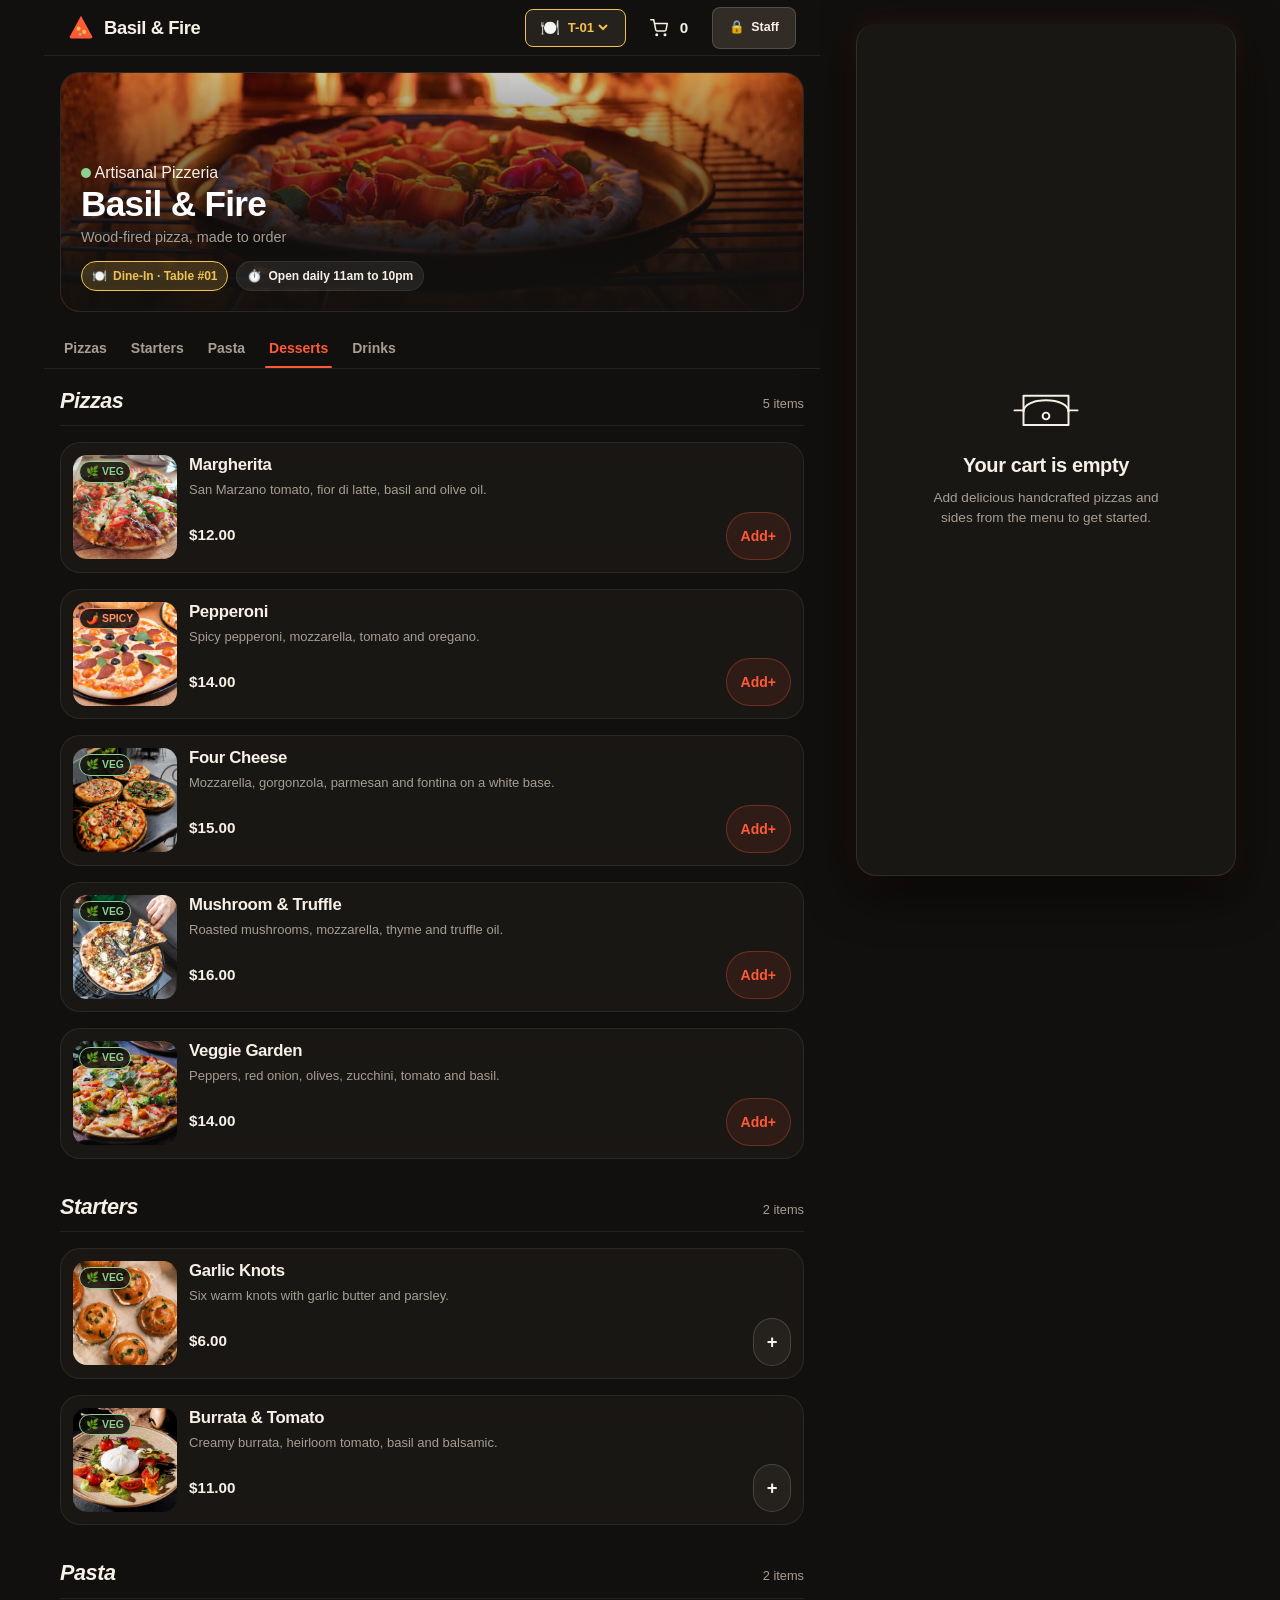
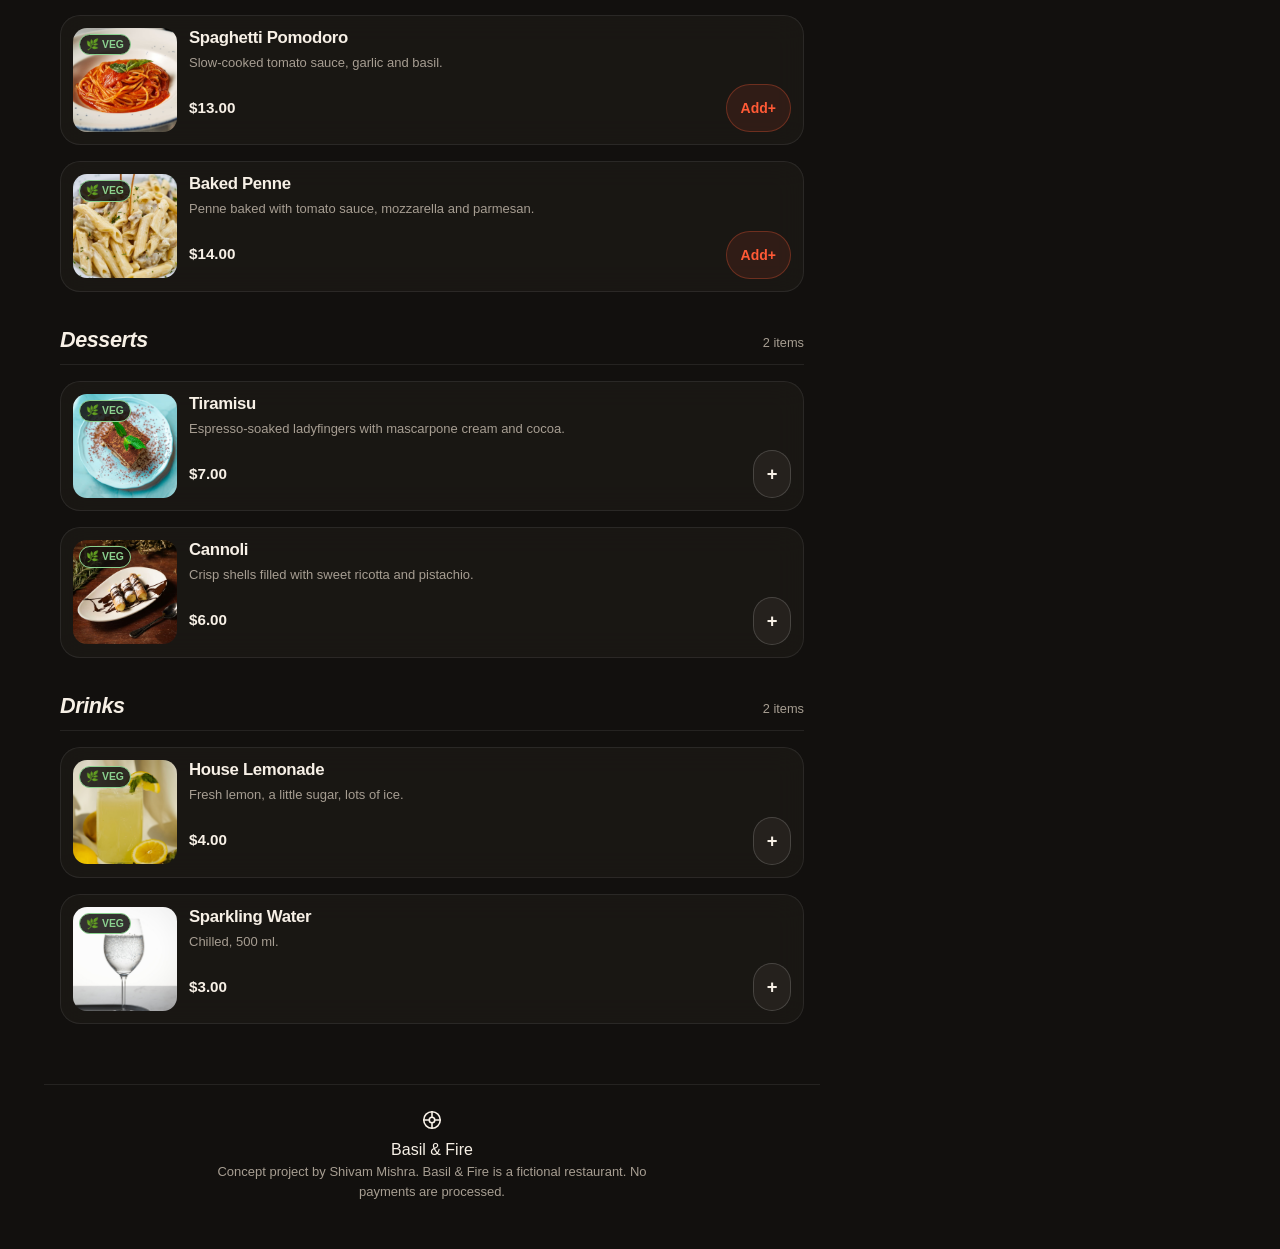
<file: index.html>
<!DOCTYPE html>
<html lang="en">
<head>
  <meta charset="UTF-8">
  <meta name="viewport" content="width=device-width, initial-scale=1, viewport-fit=cover">
  <meta name="theme-color" content="#120E0B">
  
  <!-- Strict SEO Protection -->
  <meta name="robots" content="noindex, nofollow">
  <link rel="canonical" href="https://basil-fire-ordering.vercel.app/">

  <title>Basil & Fire — Wood-Fired Pizza</title>
  <meta name="description" content="Basil & Fire is a concept wood-fired pizza kitchen by Shivam Mishra. Direct ordering with no marketplace commission.">

  <!-- Open Graph / Social Media Meta Tags -->
  <meta property="og:type" content="website">
  <meta property="og:url" content="https://basil-fire-ordering.vercel.app/">
  <meta property="og:title" content="Basil & Fire — Wood-Fired Pizza">
  <meta property="og:description" content="Concept wood-fired pizza kitchen ordering web app by Shivam Mishra. Direct ordering with no marketplace commission.">
  <meta property="og:image" content="https://basil-fire-ordering.vercel.app/og.jpg">

  <!-- Twitter Meta Tags -->
  <meta name="twitter:card" content="summary_large_image">
  <meta name="twitter:title" content="Basil & Fire — Wood-Fired Pizza">
  <meta name="twitter:description" content="Concept wood-fired pizza kitchen ordering web app by Shivam Mishra.">
  <meta name="twitter:image" content="https://basil-fire-ordering.vercel.app/og.jpg">

  <!-- Tomato-Red Pizza Slice Favicon & Touch Icon -->
  <link rel="icon" href="data:image/svg+xml,%3Csvg xmlns='http://www.w3.org/2000/svg' viewBox='0 0 32 32'%3E%3Cpath fill='%23FF5A36' d='M16 2 L30 28 A2 2 0 0 1 28 30 L4 30 A2 2 0 0 1 2 28 Z'/%3E%3Ccircle cx='13' cy='18' r='2.5' fill='%23F2C14E'/%3E%3Ccircle cx='20' cy='22' r='2.5' fill='%23F2C14E'/%3E%3Ccircle cx='15' cy='25' r='1.5' fill='%238BD18F'/%3E%3C/svg%3E">
  <link rel="apple-touch-icon" href="https://basil-fire-ordering.vercel.app/og.jpg">

  <!-- Web App Manifest Link -->
  <link rel="manifest" href="manifest.json">

  <!-- Google Fonts: Fraunces & DM Sans -->
  <link rel="preconnect" href="https://fonts.googleapis.com">
  <link rel="preconnect" href="https://fonts.gstatic.com" crossorigin>
  <link href="https://fonts.googleapis.com/css2?family=DM+Sans:opsz,wght@9..40,400..700&family=Fraunces:ital,opsz,wght@0,9..144,400..800;1,9..144,400..800&display=swap" rel="stylesheet">

  <!-- Stylesheet -->
  <link rel="stylesheet" href="style.css">

  <!-- GSAP Core -->
  <script src="https://cdnjs.cloudflare.com/ajax/libs/gsap/3.12.5/gsap.min.js" defer></script>

  <!-- Application Scripts in Boot Order -->
  <script src="data.js" defer></script>
  <script src="fx.js" defer></script>
  <script src="shared.js" defer></script>
  <script src="menu.js" defer></script>
  <script src="cart.js" defer></script>
  <script src="checkout.js" defer></script>
  <script src="tracker.js" defer></script>
  <script src="app.js" defer></script>
</head>
<body data-theme="oven">
  <!-- 2px Top Scroll-Progress Indicator -->
  <div class="scroll-progress-line" id="scroll-progress-bar" aria-hidden="true"></div>

  <!-- Subtle Tactile Grain Overlay -->
  <div class="grain-overlay" aria-hidden="true"></div>

  <div class="app-shell" id="app">
    <!-- Main Column (Customer Menu & Ordering Content) -->
    <main class="main-column" id="main-content">
      <header class="app-header" id="header-root"></header>
      <section class="hero-section" id="hero-root"></section>
      
      <nav class="category-tabs" id="tabs-root" aria-label="Menu categories"></nav>
      <section class="menu-catalog" id="menu-root" aria-label="Menu catalogue"></section>

      <footer class="app-footer">
        <!-- Dashed Pizza-Cutter Divider -->
        <div class="footer-cutter-divider" aria-hidden="true">
          <div class="cutter-dashed-track"></div>
          <span class="cutter-wheel">
            <svg viewBox="0 0 24 24" width="22" height="22" fill="none" stroke="currentColor" stroke-width="1.75" stroke-linecap="round" stroke-linejoin="round">
              <circle cx="12" cy="12" r="9"/>
              <circle cx="12" cy="12" r="3"/>
              <path d="M12 3v6M12 15v6M3 12h6M15 12h6"/>
            </svg>
          </span>
        </div>

        <div class="footer-brand-title">Basil &amp; Fire</div>
        <p class="footer-disclaimer">Concept project by Shivam Mishra. Basil & Fire is a fictional restaurant. No payments are processed.</p>
      </footer>
    </main>

    <!-- Desktop Persistent Right Column -->
    <aside class="desktop-cart-column" id="desktop-cart-root" aria-label="Order summary"></aside>
  </div>

  <!-- Mobile Floating Cart Bar -->
  <div class="cart-bar-anchor" id="cart-bar-root" aria-live="polite"></div>

  <!-- Interactive Overlays & Modals -->
  <div class="overlay-container" id="item-sheet-root" role="dialog" aria-modal="true" aria-hidden="true"></div>
  <div class="overlay-container" id="cart-sheet-root" role="dialog" aria-modal="true" aria-hidden="true"></div>
  <div class="overlay-container" id="checkout-sheet-root" role="dialog" aria-modal="true" aria-hidden="true"></div>
  <div class="overlay-container" id="tracker-root" role="dialog" aria-modal="true" aria-hidden="true"></div>

  <!-- Toast Notification Root -->
  <div class="toast-region" id="toast-root" aria-live="assertive"></div>
</body>
</html>
</file>
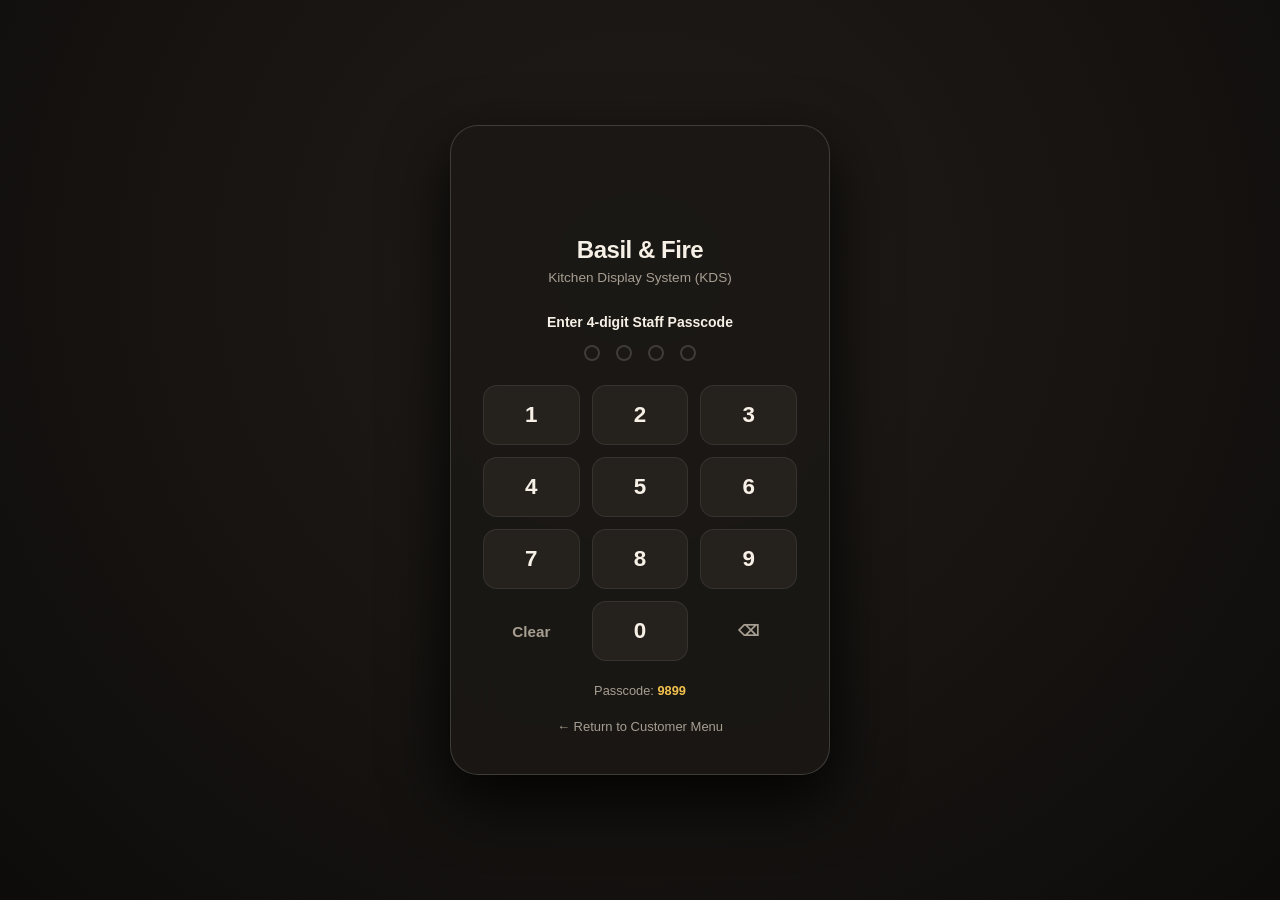
<file: kitchen.html>
<!DOCTYPE html>
<html lang="en">
<head>
  <meta charset="UTF-8">
  <meta name="viewport" content="width=device-width, initial-scale=1, viewport-fit=cover">
  <meta name="theme-color" content="#120E0B">
  <title>Basil & Fire — Kitchen Management KDS</title>
  <meta name="description" content="Live wood-fired kitchen display system.">

  <!-- Tomato-Red Pizza Slice Favicon -->
  <link rel="icon" href="data:image/svg+xml,%3Csvg xmlns='http://www.w3.org/2000/svg' viewBox='0 0 32 32'%3E%3Cpath fill='%23FF5A36' d='M16 2 L30 28 A2 2 0 0 1 28 30 L4 30 A2 2 0 0 1 2 28 Z'/%3E%3Ccircle cx='13' cy='18' r='2.5' fill='%23F2C14E'/%3E%3Ccircle cx='20' cy='22' r='2.5' fill='%23F2C14E'/%3E%3Ccircle cx='15' cy='25' r='1.5' fill='%238BD18F'/%3E%3C/svg%3E">

  <!-- Google Fonts: Fraunces (Display) & DM Sans (Body / UI) -->
  <link rel="preconnect" href="https://fonts.googleapis.com">
  <link rel="preconnect" href="https://fonts.gstatic.com" crossorigin>
  <link href="https://fonts.googleapis.com/css2?family=DM+Sans:opsz,wght@9..40,400..700&family=Fraunces:ital,opsz,wght@0,9..144,400..800;1,9..144,400..800&display=swap" rel="stylesheet">

  <!-- Stylesheet -->
  <link rel="stylesheet" href="style.css">

  <!-- GSAP Core -->
  <script src="https://cdnjs.cloudflare.com/ajax/libs/gsap/3.12.5/gsap.min.js" defer></script>

  <!-- Application Scripts -->
  <script src="data.js" defer></script>
  <script src="fx.js" defer></script>
  <script src="shared.js" defer></script>
  <script src="kitchen.js" defer></script>
  <script src="app.js" defer></script>
</head>
<body class="kitchen-body" data-theme="oven">

  <!-- 1. Mandatory Security PIN Lock Screen -->
  <div class="pin-lock-screen" id="pin-lock-screen">
    <div class="pin-card">
      <div class="pin-brand">
        <span class="pin-logo" aria-hidden="true">
          <svg viewBox="0 0 24 24" width="48" height="48" fill="none">
            <path d="M12 2C8 7 5 11 5 15a7 7 0 0 0 14 0c0-4-3-8-7-13z" fill="var(--ember-500)"/>
            <path d="M12 7c-2 3-3.5 5-3.5 7.5a3.5 3.5 0 0 0 7 0c0-2.5-1.5-4.5-3.5-7.5z" fill="var(--gold-400)"/>
          </svg>
        </span>
        <h2>Basil &amp; Fire</h2>
        <p>Kitchen Display System (KDS)</p>
      </div>

      <div class="pin-prompt">
        <p class="pin-instructions">Enter 4-digit Staff Passcode</p>
        <div class="pin-dots" id="pin-dots">
          <span class="dot"></span>
          <span class="dot"></span>
          <span class="dot"></span>
          <span class="dot"></span>
        </div>
      </div>

      <div class="pin-keypad">
        <button type="button" class="pin-key" data-num="1">1</button>
        <button type="button" class="pin-key" data-num="2">2</button>
        <button type="button" class="pin-key" data-num="3">3</button>
        <button type="button" class="pin-key" data-num="4">4</button>
        <button type="button" class="pin-key" data-num="5">5</button>
        <button type="button" class="pin-key" data-num="6">6</button>
        <button type="button" class="pin-key" data-num="7">7</button>
        <button type="button" class="pin-key" data-num="8">8</button>
        <button type="button" class="pin-key" data-num="9">9</button>
        <button type="button" class="pin-key pin-key--ghost" id="pin-clear">Clear</button>
        <button type="button" class="pin-key" data-num="0">0</button>
        <button type="button" class="pin-key pin-key--ghost" id="pin-back">⌫</button>
      </div>

      <p class="pin-hint" id="kds-pin-hint-text">Passcode: <strong>9899</strong></p>
      <a href="index.html" class="pin-exit-link">← Return to Customer Menu</a>
    </div>
  </div>

  <!-- 2. Protected KDS Dashboard -->
  <div class="kds-wrapper" id="kds-wrapper" style="display:none;">
    <header class="kds-header">
      <div class="kds-brand-group">
        <span class="live-pulse-dot" aria-hidden="true"></span>
        <h1 class="kds-title">Kitchen Display</h1>
        <span class="cloud-sync-status" id="cloud-sync-status">Cloud Live</span>
      </div>

      <div class="kds-nav-actions">
        <button type="button" class="btn btn--kds-action" id="btn-refresh-orders" title="Sync orders from cloud">
          <span class="refresh-icon" aria-hidden="true">
            <svg viewBox="0 0 24 24" width="16" height="16" fill="none" stroke="currentColor" stroke-width="2" stroke-linecap="round" stroke-linejoin="round">
              <path d="M23 4v6h-6M1 20v-6h6"/>
              <path d="M3.51 9a9 9 0 0 1 14.85-3.36L23 10M1 14l4.64 4.36A9 9 0 0 0 20.49 15"/>
            </svg>
          </span>
          <span>Refresh</span>
        </button>

        <button type="button" class="btn btn--kds-action btn--table-qr" id="qr-modal-open-btn">
          <span aria-hidden="true">
            <svg viewBox="0 0 24 24" width="16" height="16" fill="none" stroke="currentColor" stroke-width="2" stroke-linecap="round" stroke-linejoin="round">
              <rect x="3" y="3" width="7" height="7"/>
              <rect x="14" y="3" width="7" height="7"/>
              <rect x="14" y="14" width="7" height="7"/>
              <rect x="3" y="14" width="7" height="7"/>
            </svg>
          </span>
          <span>QR</span>
        </button>

        <button type="button" class="btn btn--kds-action" id="kds-settings-open-btn" title="KDS Settings">
          <span aria-hidden="true">
            <svg viewBox="0 0 24 24" width="16" height="16" fill="none" stroke="currentColor" stroke-width="2" stroke-linecap="round" stroke-linejoin="round">
              <circle cx="12" cy="12" r="3"/>
              <path d="M19.4 15a1.65 1.65 0 0 0 .33 1.82l.06.06a2 2 0 0 1 0 2.83 2 2 0 0 1-2.83 0l-.06-.06a1.65 1.65 0 0 0-1.82-.33 1.65 1.65 0 0 0-1 1.51V21a2 2 0 0 1-2 2 2 2 0 0 1-2-2v-.09A1.65 1.65 0 0 0 9 19.4a1.65 1.65 0 0 0-1.82.33l-.06.06a2 2 0 0 1-2.83 0 2 2 0 0 1 0-2.83l.06-.06a1.65 1.65 0 0 0 .33-1.82 1.65 1.65 0 0 0-1.51-1H3a2 2 0 0 1-2-2 2 2 0 0 1 2-2h.09A1.65 1.65 0 0 0 4.6 9a1.65 1.65 0 0 0-.33-1.82l-.06-.06a2 2 0 0 1 0-2.83 2 2 0 0 1 2.83 0l.06.06a1.65 1.65 0 0 0 1.82.33H9a1.65 1.65 0 0 0 1-1.51V3a2 2 0 0 1 2-2 2 2 0 0 1 2 2v.09a1.65 1.65 0 0 0 1 1.51 1.65 1.65 0 0 0 1.82-.33l.06-.06a2 2 0 0 1 2.83 0 2 2 0 0 1 0 2.83l-.06.06a1.65 1.65 0 0 0-.33 1.82V9a1.65 1.65 0 0 0 1.51 1H21a2 2 0 0 1 2 2 2 2 0 0 1-2 2h-.09a1.65 1.65 0 0 0-1.51 1z"/>
            </svg>
          </span>
          <span>Settings</span>
        </button>

        <a href="index.html" class="btn btn--glow-portal" id="customer-menu-link">
          ← Menu
        </a>
      </div>
    </header>

    <!-- Mobile Column Tabs Bar -->
    <div class="kds-mobile-tabs" id="kds-mobile-tabs">
      <button type="button" class="kds-tab-pill is-active" data-col="new">New (<span id="mob-count-new">0</span>)</button>
      <button type="button" class="kds-tab-pill" data-col="preparing">Prep (<span id="mob-count-preparing">0</span>)</button>
      <button type="button" class="kds-tab-pill" data-col="ready">Ready (<span id="mob-count-ready">0</span>)</button>
      <button type="button" class="kds-tab-pill" data-col="completed">Done (<span id="mob-count-completed">0</span>)</button>
    </div>

    <!-- 4 KDS Kanban Columns -->
    <main class="kds-grid" id="kds-grid">
      <section class="kds-column is-mob-visible" id="kds-col-new" data-status="new">
        <div class="kds-column__head head--new">
          <div class="col-title-wrap">
            <span class="col-dot dot--new"></span>
            <h2>New Orders</h2>
          </div>
          <span class="col-count-pill" id="count-new">0</span>
        </div>
        <div class="kds-card-list" id="col-new"></div>
      </section>

      <section class="kds-column" id="kds-col-preparing" data-status="preparing">
        <div class="kds-column__head head--prep">
          <div class="col-title-wrap">
            <span class="col-dot dot--prep"></span>
            <h2>In Preparation</h2>
          </div>
          <span class="col-count-pill" id="count-preparing">0</span>
        </div>
        <div class="kds-card-list" id="col-preparing"></div>
      </section>

      <section class="kds-column" id="kds-col-ready" data-status="ready">
        <div class="kds-column__head head--ready">
          <div class="col-title-wrap">
            <span class="col-dot dot--ready"></span>
            <h2>Ready / Service</h2>
          </div>
          <span class="col-count-pill" id="count-ready">0</span>
        </div>
        <div class="kds-card-list" id="col-ready"></div>
      </section>

      <section class="kds-column" id="kds-col-completed" data-status="completed">
        <div class="kds-column__head head--done">
          <div class="col-title-wrap">
            <span class="col-dot dot--done"></span>
            <h2>Fulfilled / Done</h2>
          </div>
          <div class="done-actions-wrap">
            <span class="col-count-pill" id="count-completed">0</span>
            <button type="button" class="btn-clear-done" id="btn-clear-done" title="Clear Fulfilled Orders Across All Devices">Clear Done</button>
          </div>
        </div>
        <div class="kds-card-list" id="col-completed"></div>
      </section>
    </main>

    <footer class="app-footer">
      <p>Concept project by Shivam Mishra. Basil & Fire is a fictional restaurant. No payments are processed.</p>
    </footer>
  </div>

  <!-- Settings Modal (Pure SVG Headers) -->
  <div class="qr-modal-backdrop" id="kds-settings-backdrop" style="display:none;">
    <div class="qr-modal kds-settings-modal" id="kds-settings-modal">
      <div class="qr-modal__head">
        <div>
          <h3>Kitchen System Settings</h3>
          <p class="qr-modal__sub">Manage Universal Passcode &amp; Hours</p>
        </div>
        <button type="button" class="sheet__close-btn" id="settings-close-btn">✕</button>
      </div>

      <div class="settings-content">
        <div class="settings-group">
          <h4>Change Staff Passcode (Syncs to All Devices)</h4>
          <p class="settings-hint">Set a new 4-digit PIN for KDS access:</p>
          <div class="settings-input-row">
            <input type="password" id="input-new-pin" class="form-input" maxlength="4" placeholder="New 4-digit PIN">
            <button type="button" class="btn btn--primary" id="btn-save-new-pin">Update PIN</button>
          </div>
          <span class="settings-status-msg" id="pin-change-status"></span>
        </div>

        <div class="settings-group">
          <h4>Restaurant Hours Information</h4>
          <div class="timing-fields-grid">
            <div class="form-group" style="grid-column: span 2;">
              <label for="input-hours-text">Opening Hours Text:</label>
              <input type="text" id="input-hours-text" class="form-input" placeholder="e.g. Open daily 11am to 10pm">
            </div>
          </div>
          <button type="button" class="btn btn--primary" id="btn-save-timings" style="margin-top:12px; width:100%;">
            Save Hours Info
          </button>
          <span class="settings-status-msg" id="timing-change-status"></span>
        </div>
      </div>
    </div>
  </div>

  <!-- Table QR Modal -->
  <div class="qr-modal-backdrop" id="qr-backdrop" style="display:none;">
    <div class="qr-modal" id="qr-modal">
      <div class="qr-modal__head">
        <div>
          <h3>Restaurant Table QR Cards</h3>
          <p class="qr-modal__sub">Generates desk codes for in-house diners</p>
        </div>
        <button type="button" class="sheet__close-btn" id="qr-close-btn">✕</button>
      </div>

      <div class="table-selector-box">
        <label for="table-select-input">Select Table Number:</label>
        <select id="table-select-input" class="form-input table-dropdown">
          <option value="1">Table #01</option>
          <option value="2">Table #02</option>
          <option value="3">Table #03</option>
          <option value="4">Table #04</option>
          <option value="5">Table #05</option>
          <option value="6">Table #06</option>
          <option value="7">Table #07</option>
          <option value="8">Table #08</option>
          <option value="9" selected>Table #09 (Active)</option>
          <option value="10">Table #10</option>
          <option value="11">Table #11</option>
          <option value="12">Table #12</option>
        </select>
      </div>

      <div class="qr-card-preview" id="qr-card-printable">
        <div class="qr-brand-tag">
          <svg viewBox="0 0 24 24" width="20" height="20" fill="none" style="vertical-align:middle;margin-right:6px;" aria-hidden="true">
            <path d="M12 2C8 7 5 11 5 15a7 7 0 0 0 14 0c0-4-3-8-7-13z" fill="var(--ember-500)"/>
          </svg>
          <span>Basil &amp; Fire</span>
        </div>
        <div class="qr-table-headline" id="qr-table-headline">TABLE #09</div>
        <div class="qr-image-wrapper" id="qr-code-img-wrap"></div>
        <p class="qr-instructions">Scan with phone camera to order directly to this table</p>
      </div>

      <div class="qr-modal-actions">
        <button type="button" class="btn btn--primary" id="qr-test-open-btn">
          Test Open Table in New Tab ↗
        </button>
      </div>
    </div>
  </div>

</body>
</html>
</file>
<file: style.css>
/* ==========================================================================
   Basil & Fire - Unified Complete Stylesheet
   ========================================================================== */

:root {
  --bg: #12100E;
  --surface: #1B1815;
  --surface-2: #25211D;
  --surface-3: #322C27;
  --line: rgba(255, 255, 255, 0.08);
  --line-strong: rgba(255, 255, 255, 0.16);
  --text: #F7F0E6;
  --muted: #A79E92;
  --tomato: #FF5A36;
  --tomato-hover: #E34825;
  --basil: #8BD18F;
  --gold: #F2C14E;

  --font-heading: 'Bricolage Grotesque', -apple-system, BlinkMacSystemFont, sans-serif;
  --font-body: 'Inter', -apple-system, BlinkMacSystemFont, sans-serif;

  --radius-sm: 8px;
  --radius-md: 14px;
  --radius-lg: 20px;
  --radius-xl: 28px;

  --space-1: 4px;
  --space-2: 8px;
  --space-3: 12px;
  --space-4: 16px;
  --space-5: 20px;
  --space-6: 24px;
  --space-8: 32px;
}

*, *::before, *::after {
  box-sizing: border-box;
  margin: 0;
  padding: 0;
  -webkit-tap-highlight-color: transparent;
}

html {
  font-family: var(--font-body);
  background-color: var(--bg);
  color: var(--text);
  font-size: 16px;
  line-height: 1.5;
  overflow-x: hidden;
  -webkit-text-size-adjust: 100%;
}

body {
  min-height: 100vh;
  min-height: 100dvh;
  background-color: var(--bg);
  color: var(--text);
  overflow-x: hidden;
}

body.is-locked {
  overflow: hidden;
  touch-action: none;
}

:focus-visible {
  outline: 2px solid var(--tomato);
  outline-offset: 2px;
}

h1, h2, h3, h4 {
  font-family: var(--font-heading);
  letter-spacing: -0.02em;
  font-weight: 700;
  color: var(--text);
}

p {
  color: var(--muted);
}

/* Layout Containers */
.app-shell {
  width: 100%;
  max-width: 100%;
  margin: 0 auto;
  min-height: 100dvh;
  display: flex;
  flex-direction: column;
}

.main-column {
  width: 100%;
  max-width: 640px;
  margin: 0 auto;
  padding-bottom: 100px;
}

.desktop-cart-column {
  display: none;
}

@media (min-width: 1024px) {
  .app-shell {
    max-width: 1240px;
    display: grid;
    grid-template-columns: 1fr 380px;
    gap: 40px;
    padding: 0 var(--space-6);
  }
  .main-column {
    max-width: 100%;
    padding-bottom: var(--space-8);
  }
  .desktop-cart-column {
    display: block;
    position: sticky;
    top: 24px;
    height: calc(100vh - 48px);
    background: var(--surface);
    border: 1px solid var(--line);
    border-radius: var(--radius-lg);
    padding: var(--space-6);
  }
}

/* Header & Segmented Control */
.app-header {
  position: sticky;
  top: 0;
  z-index: 40;
  background: rgba(18, 16, 14, 0.9);
  backdrop-filter: blur(16px);
  -webkit-backdrop-filter: blur(16px);
  border-bottom: 1px solid var(--line);
  padding: var(--space-3) var(--space-4);
}

.nav-container {
  display: flex;
  align-items: center;
  justify-content: space-between;
  gap: var(--space-3);
  max-width: 640px;
  margin: 0 auto;
}

.brand-link {
  display: inline-flex;
  align-items: center;
  gap: 8px;
  text-decoration: none;
  color: var(--text);
  font-family: var(--font-heading);
  font-size: 1.25rem;
  font-weight: 800;
  letter-spacing: -0.02em;
}

.brand-dot {
  width: 10px;
  height: 10px;
  border-radius: 50%;
  background: var(--tomato);
  box-shadow: 0 0 10px rgba(255, 90, 54, 0.5);
}

.segmented-control {
  position: relative;
  display: inline-flex;
  background: var(--surface-2);
  border: 1px solid var(--line);
  border-radius: 999px;
  padding: 3px;
  min-height: 40px;
}

.seg-thumb {
  position: absolute;
  top: 3px;
  bottom: 3px;
  left: 0;
  background: var(--surface-3);
  border: 1px solid var(--line-strong);
  border-radius: 999px;
  transition: transform 0.25s ease, width 0.25s ease;
  pointer-events: none;
}

.seg-btn {
  position: relative;
  z-index: 2;
  background: transparent;
  border: none;
  color: var(--muted);
  font-family: var(--font-body);
  font-size: 0.8125rem;
  font-weight: 600;
  padding: 6px 14px;
  border-radius: 999px;
  cursor: pointer;
  transition: color 0.2s ease;
}

.seg-btn.is-active {
  color: var(--text);
}

/* Hero Section */
.hero-section {
  padding: var(--space-4);
}

.hero-card {
  position: relative;
  border-radius: var(--radius-lg);
  overflow: hidden;
  border: 1px solid var(--line);
  background: var(--surface);
  min-height: 200px;
  display: flex;
  flex-direction: column;
  justify-content: flex-end;
}

.hero-media {
  position: absolute;
  inset: 0;
  z-index: 1;
}

.hero-img {
  width: 100%;
  height: 100%;
  object-fit: cover;
}

.hero-overlay {
  position: absolute;
  inset: 0;
  background: linear-gradient(180deg, rgba(18, 16, 14, 0.2) 0%, rgba(18, 16, 14, 0.92) 80%, rgba(18, 16, 14, 0.98) 100%);
}

.hero-content {
  position: relative;
  z-index: 2;
  padding: var(--space-5);
}

.hero-title {
  font-size: clamp(1.6rem, 5vw, 2.2rem);
  font-weight: 800;
  line-height: 1.1;
  color: #FFFFFF;
}

.hero-tagline {
  color: var(--muted);
  font-size: 0.9rem;
  margin-top: 4px;
}

.hero-chips {
  display: flex;
  flex-wrap: wrap;
  gap: var(--space-2);
  margin-top: var(--space-3);
}

.chip {
  display: inline-flex;
  align-items: center;
  gap: 6px;
  padding: 5px 10px;
  border-radius: 999px;
  font-size: 0.75rem;
  font-weight: 600;
  background: rgba(255, 255, 255, 0.08);
  border: 1px solid var(--line);
  color: var(--text);
}

.chip--accent {
  background: rgba(255, 90, 54, 0.15);
  border-color: rgba(255, 90, 54, 0.3);
  color: #FFA590;
}

.chip-icon {
  width: 14px;
  height: 14px;
}

/* Category Tabs */
.category-tabs {
  position: sticky;
  top: 61px;
  z-index: 30;
  background: rgba(18, 16, 14, 0.92);
  backdrop-filter: blur(12px);
  -webkit-backdrop-filter: blur(12px);
  border-bottom: 1px solid var(--line);
}

.tabs-scroller {
  overflow-x: auto;
  scrollbar-width: none;
  -ms-overflow-style: none;
  padding: 0 var(--space-4);
}

.tabs-scroller::-webkit-scrollbar {
  display: none;
}

.tabs-track {
  position: relative;
  display: inline-flex;
  gap: var(--space-4);
}

.tab-btn {
  background: transparent;
  border: none;
  color: var(--muted);
  font-family: var(--font-body);
  font-size: 0.875rem;
  font-weight: 600;
  padding: var(--space-3) var(--space-1);
  cursor: pointer;
  white-space: nowrap;
  transition: color 0.2s ease;
}

.tab-btn.is-active {
  color: var(--tomato);
}

.tab-underline {
  position: absolute;
  bottom: 0;
  left: 0;
  height: 2px;
  background: var(--tomato);
  border-radius: 2px;
  transition: transform 0.25s ease, width 0.25s ease;
}

/* Menu Catalog */
.menu-catalog {
  padding: var(--space-4);
}

.category-section {
  margin-bottom: var(--space-8);
  scroll-margin-top: 110px;
}

.category-header {
  display: flex;
  align-items: baseline;
  justify-content: space-between;
  margin-bottom: var(--space-4);
  padding-bottom: var(--space-2);
  border-bottom: 1px solid var(--line);
}

.category-title {
  font-size: 1.35rem;
}

.category-count {
  font-size: 0.8rem;
  color: var(--muted);
}

.menu-grid {
  display: grid;
  grid-template-columns: 1fr;
  gap: var(--space-4);
}

/* Item Card */
.item-card {
  display: grid;
  grid-template-columns: 104px 1fr;
  gap: var(--space-3);
  background: var(--surface);
  border: 1px solid var(--line);
  border-radius: var(--radius-lg);
  padding: var(--space-3);
  cursor: pointer;
  transition: border-color 0.2s ease;
}

.item-card:hover {
  border-color: var(--line-strong);
}

.item-card__media {
  position: relative;
  width: 104px;
  height: 104px;
  border-radius: var(--radius-md);
  overflow: hidden;
  background: var(--surface-2);
  flex-shrink: 0;
}

.item-img {
  width: 100%;
  height: 100%;
  object-fit: cover;
}

.media-skeleton {
  position: absolute;
  inset: 0;
}

.skeleton {
  background: linear-gradient(90deg, var(--surface) 25%, var(--surface-2) 50%, var(--surface) 75%);
  background-size: 200% 100%;
  animation: shimmer 1.6s infinite;
}

@keyframes shimmer {
  0% { background-position: 200% 0; }
  100% { background-position: -200% 0; }
}

.img-fallback {
  width: 100%;
  height: 100%;
  background: var(--surface-2);
  display: flex;
  align-items: center;
  justify-content: center;
  color: var(--muted);
}

.img-fallback svg {
  width: 32px;
  height: 32px;
  fill: currentColor;
}

.item-badges {
  position: absolute;
  top: 6px;
  left: 6px;
  display: flex;
  flex-direction: column;
  gap: 4px;
  z-index: 2;
}

.badge {
  display: inline-flex;
  align-items: center;
  gap: 3px;
  font-size: 0.65rem;
  font-weight: 700;
  padding: 2px 6px;
  border-radius: 999px;
  text-transform: uppercase;
}

.badge--veg {
  background: rgba(18, 16, 14, 0.85);
  color: var(--basil);
  border: 1px solid var(--basil);
}

.badge-dot {
  width: 5px;
  height: 5px;
  border-radius: 50%;
  background: var(--basil);
}

.badge--spicy {
  background: rgba(18, 16, 14, 0.85);
  color: #FF8F6B;
  border: 1px solid #FF8F6B;
}

.item-card__body {
  display: flex;
  flex-direction: column;
  justify-content: space-between;
  min-width: 0;
}

.item-name {
  font-size: 1.05rem;
  line-height: 1.25;
}

.item-desc {
  font-size: 0.8125rem;
  color: var(--muted);
  margin-top: 4px;
  display: -webkit-box;
  -webkit-line-clamp: 2;
  -webkit-box-orient: vertical;
  overflow: hidden;
}

.item-card__footer {
  display: flex;
  align-items: center;
  justify-content: space-between;
  margin-top: var(--space-3);
}

.item-price {
  font-weight: 700;
  font-size: 0.95rem;
  color: var(--text);
}

/* Buttons and Steppers */
.btn {
  display: inline-flex;
  align-items: center;
  justify-content: center;
  min-height: 48px;
  padding: 0 var(--space-5);
  font-family: var(--font-body);
  font-weight: 600;
  font-size: 0.95rem;
  border-radius: var(--radius-md);
  border: 1px solid transparent;
  cursor: pointer;
  user-select: none;
}

.btn--primary {
  background-color: var(--tomato);
  color: #FFFFFF;
}

.btn--ghost {
  background-color: transparent;
  border-color: var(--line);
  color: var(--text);
}

.btn-action {
  min-width: 38px;
  height: 38px;
  border-radius: 999px;
  border: 1px solid var(--line-strong);
  background: var(--surface-2);
  color: var(--text);
  font-weight: 700;
  font-size: 0.875rem;
  padding: 0 14px;
  display: inline-flex;
  align-items: center;
  justify-content: center;
  cursor: pointer;
}

.btn-action--custom {
  background: rgba(255, 90, 54, 0.1);
  color: var(--tomato);
  border-color: rgba(255, 90, 54, 0.3);
}

.btn-action--add {
  font-size: 1.15rem;
  padding: 0;
  width: 38px;
}

.stepper {
  display: inline-flex;
  align-items: center;
  background: var(--surface-3);
  border: 1px solid var(--line-strong);
  border-radius: 999px;
  height: 38px;
  padding: 2px;
}

.stepper-btn {
  width: 32px;
  height: 32px;
  border-radius: 50%;
  border: none;
  background: transparent;
  color: var(--text);
  font-size: 1.1rem;
  font-weight: 700;
  display: inline-flex;
  align-items: center;
  justify-content: center;
  cursor: pointer;
}

.stepper-val {
  min-width: 24px;
  text-align: center;
  font-weight: 700;
  font-size: 0.875rem;
}

/* Floating Cart Bar (Hidden When 0 items) */
.cart-bar-anchor {
  position: fixed;
  bottom: 0;
  left: 0;
  right: 0;
  z-index: 50;
  pointer-events: none;
  padding: 0 var(--space-4) max(14px, env(safe-area-inset-bottom));
}

.cart-bar {
  display: none; /* Never peeks when empty */
  max-width: 580px;
  margin: 0 auto;
  pointer-events: auto;
  align-items: center;
  justify-content: space-between;
  background: var(--tomato);
  color: #FFFFFF;
  border-radius: var(--radius-lg);
  padding: 14px 20px;
  box-shadow: 0 10px 30px rgba(255, 90, 54, 0.35);
  cursor: pointer;
}

.cart-bar.is-visible {
  display: flex;
}

.cart-bar__left, .cart-bar__right {
  display: flex;
  align-items: center;
  gap: 12px;
}

.cart-bar__badge {
  background: #FFFFFF;
  color: var(--tomato);
  font-weight: 800;
  font-size: 0.8125rem;
  width: 26px;
  height: 26px;
  border-radius: 50%;
  display: flex;
  align-items: center;
  justify-content: center;
}

.cart-bar__title {
  font-weight: 700;
  font-size: 0.95rem;
}

.cart-bar__total {
  font-weight: 800;
  font-size: 1.05rem;
}

.cart-bar__arrow {
  font-size: 1.2rem;
}

/* Sheet & Modal Containers */
.overlay-container {
  display: none;
  position: fixed;
  inset: 0;
  z-index: 100;
}

.overlay-container.is-active {
  display: flex;
  align-items: flex-end;
  justify-content: center;
}

.sheet-backdrop {
  position: absolute;
  inset: 0;
  background: rgba(0, 0, 0, 0.7);
}

.sheet {
  position: relative;
  z-index: 2;
  width: 100%;
  max-width: 600px;
  max-height: 90dvh;
  background: var(--surface);
  border-radius: var(--radius-xl) var(--radius-xl) 0 0;
  border-top: 1px solid var(--line-strong);
  display: flex;
  flex-direction: column;
}

@media (min-width: 1024px) {
  .overlay-container.is-active {
    align-items: center;
  }
  .sheet {
    max-width: 520px;
    border-radius: var(--radius-xl);
    border: 1px solid var(--line-strong);
    box-shadow: 0 20px 60px rgba(0, 0, 0, 0.8);
  }
}

.sheet__handle {
  width: 36px;
  height: 4px;
  border-radius: 2px;
  background: var(--line-strong);
  margin: 12px auto;
  flex-shrink: 0;
}

.sheet__head {
  padding: 0 var(--space-5) var(--space-3);
  border-bottom: 1px solid var(--line);
}

.sheet__title-row {
  display: flex;
  align-items: center;
  justify-content: space-between;
}

.sheet__title {
  font-size: 1.4rem;
}

.sheet__close-btn {
  width: 36px;
  height: 36px;
  border-radius: 50%;
  border: 1px solid var(--line);
  background: var(--surface-2);
  color: var(--muted);
  font-size: 1.1rem;
  display: flex;
  align-items: center;
  justify-content: center;
  cursor: pointer;
}

.sheet__desc {
  font-size: 0.875rem;
  margin-top: 4px;
}

.sheet__scroll-content {
  overflow-y: auto;
  padding: var(--space-4) var(--space-5);
  display: flex;
  flex-direction: column;
  gap: var(--space-5);
}

.sheet-group {
  border: none;
}

.sheet-group__legend {
  font-weight: 700;
  font-size: 0.9rem;
  display: flex;
  align-items: center;
  justify-content: space-between;
  margin-bottom: var(--space-3);
  color: var(--text);
  width: 100%;
}

.sheet-group__hint {
  font-size: 0.75rem;
  color: var(--muted);
  font-weight: 500;
}

.sheet-options--grid {
  display: grid;
  grid-template-columns: repeat(auto-fit, minmax(130px, 1fr));
  gap: var(--space-2);
}

.sheet-options--list {
  display: flex;
  flex-direction: column;
  gap: var(--space-2);
}

.choice-card {
  position: relative;
  display: flex;
  align-items: center;
  justify-content: space-between;
  padding: 12px 14px;
  background: var(--surface-2);
  border: 1px solid var(--line);
  border-radius: var(--radius-md);
  cursor: pointer;
}

.choice-card.is-selected {
  border-color: var(--tomato);
  background: rgba(255, 90, 54, 0.08);
}

.choice-input {
  position: absolute;
  opacity: 0;
  pointer-events: none;
}

.choice-info {
  display: flex;
  align-items: center;
  justify-content: space-between;
  width: 100%;
}

.choice-name {
  font-size: 0.875rem;
  font-weight: 600;
}

.choice-delta {
  font-size: 0.8125rem;
  color: var(--muted);
  font-weight: 600;
}

.choice-card.is-selected .choice-delta {
  color: var(--tomato);
}

.notes-wrap {
  position: relative;
}

.notes-wrap textarea {
  width: 100%;
  background: var(--surface-2);
  border: 1px solid var(--line);
  border-radius: var(--radius-md);
  padding: 10px 12px;
  color: var(--text);
  font-family: var(--font-body);
  font-size: 0.875rem;
  resize: none;
}

.notes-wrap textarea:focus {
  outline: none;
  border-color: var(--tomato);
}

.notes-count {
  position: absolute;
  right: 12px;
  bottom: 8px;
  font-size: 0.7rem;
  color: var(--muted);
}

.sheet__footer {
  margin-top: auto;
  padding: var(--space-3) var(--space-5) max(16px, env(safe-area-inset-bottom));
  border-top: 1px solid var(--line);
  background: var(--surface);
  display: grid;
  grid-template-columns: 120px 1fr;
  gap: var(--space-3);
  align-items: center;
}

.sheet__qty-stepper {
  display: flex;
  align-items: center;
  justify-content: space-between;
  background: var(--surface-2);
  border: 1px solid var(--line);
  border-radius: var(--radius-md);
  height: 50px;
  padding: 0 4px;
}

.sheet-qty-btn {
  background: transparent;
  border: none;
  color: var(--text);
  font-size: 1.25rem;
  font-weight: 700;
  width: 36px;
  height: 36px;
  cursor: pointer;
}

.sheet-qty-val {
  font-weight: 800;
  font-size: 1rem;
}

.sheet__add-btn {
  width: 100%;
  height: 50px;
  font-size: 1rem;
}

/* Fly-to-Cart Particle */
.fly-particle {
  position: fixed;
  z-index: 9999;
  pointer-events: none;
  width: 32px;
  height: 32px;
  display: flex;
  align-items: center;
  justify-content: center;
  font-size: 24px;
}

/* Footer on Every Page */
.app-footer {
  padding: var(--space-8) var(--space-4) calc(var(--space-8) + env(safe-area-inset-bottom));
  text-align: center;
  border-top: 1px solid var(--line);
  margin-top: var(--space-8);
}

.app-footer p {
  font-size: 0.8125rem;
  color: var(--muted);
  max-width: 440px;
  margin: 0 auto;
}

.live-dot {
  display: inline-block;
  width: 10px;
  height: 10px;
  background: var(--basil);
  border-radius: 50%;
}
/* ==========================================================================
   Phase 3: Cart Drawer, Promo Code, Desktop Panel & Checkout Flow
   ========================================================================== */

/* Desktop Sticky Cart Panel */
.cart-panel {
  display: flex;
  flex-direction: column;
  height: 100%;
}

.cart-panel--empty {
  display: flex;
  flex-direction: column;
  align-items: center;
  justify-content: center;
  text-align: center;
  padding: var(--space-6);
}

.empty-cart-graphic {
  font-size: 3rem;
  margin-bottom: var(--space-3);
}

.empty-cart-title {
  font-size: 1.25rem;
  margin-bottom: var(--space-2);
}

.empty-cart-desc {
  font-size: 0.85rem;
  color: var(--muted);
  max-width: 260px;
}

.cart-panel__head {
  display: flex;
  align-items: baseline;
  justify-content: space-between;
  padding-bottom: var(--space-3);
  border-bottom: 1px solid var(--line);
}

.cart-panel__title {
  font-size: 1.25rem;
}

.cart-panel__count {
  font-size: 0.85rem;
  color: var(--muted);
}

.cart-lines-scroller {
  flex: 1;
  overflow-y: auto;
  padding: var(--space-3) 0;
  display: flex;
  flex-direction: column;
  gap: var(--space-3);
}

/* Cart Line Cards */
.cart-line-card {
  background: var(--surface-2);
  border: 1px solid var(--line);
  border-radius: var(--radius-md);
  padding: 12px;
  display: flex;
  flex-direction: column;
  gap: 8px;
}

.cart-line-main {
  display: flex;
  justify-content: space-between;
  align-items: flex-start;
  gap: 8px;
}

.cart-line-title {
  font-size: 0.95rem;
  font-weight: 700;
}

.cart-line-options {
  font-size: 0.75rem;
  color: var(--muted);
  margin-top: 2px;
}

.cart-line-notes {
  font-size: 0.75rem;
  color: var(--gold);
  font-style: italic;
  margin-top: 2px;
}

.cart-line-price {
  font-weight: 700;
  font-size: 0.9rem;
  margin-top: 4px;
}

.cart-line-del {
  background: transparent;
  border: none;
  font-size: 0.95rem;
  cursor: pointer;
  padding: 4px;
  opacity: 0.7;
}

.cart-line-del:hover {
  opacity: 1;
}

.stepper--sm {
  height: 32px;
}

.stepper--sm .stepper-btn {
  width: 28px;
  height: 28px;
  font-size: 0.95rem;
}

.stepper--sm .stepper-val {
  min-width: 20px;
  font-size: 0.8rem;
}

/* Promo Code Box */
.promo-box {
  padding: var(--space-3) 0;
  border-top: 1px solid var(--line);
  border-bottom: 1px solid var(--line);
}

.promo-label {
  display: block;
  font-size: 0.8rem;
  font-weight: 700;
  margin-bottom: 6px;
}

.promo-input-row {
  display: flex;
  gap: 8px;
}

.promo-input {
  flex: 1;
  background: var(--surface-2);
  border: 1px solid var(--line);
  border-radius: var(--radius-sm);
  padding: 8px 12px;
  color: var(--text);
  font-family: var(--font-body);
  font-size: 0.85rem;
  text-transform: uppercase;
}

.promo-input.is-invalid {
  border-color: var(--tomato);
}

.promo-apply-btn {
  min-height: 38px;
  padding: 0 14px;
  font-size: 0.85rem;
}

.promo-error-msg {
  font-size: 0.75rem;
  color: var(--tomato);
  margin-top: 4px;
}

.promo-applied-badge {
  display: flex;
  align-items: center;
  justify-content: space-between;
  background: rgba(139, 209, 143, 0.15);
  border: 1px solid var(--basil);
  color: var(--basil);
  padding: 8px 12px;
  border-radius: var(--radius-sm);
  font-size: 0.85rem;
  font-weight: 700;
}

.promo-remove-btn {
  background: transparent;
  border: none;
  color: var(--basil);
  font-size: 1rem;
  cursor: pointer;
}

/* Order Summary Box */
.order-summary-box {
  padding: var(--space-3) 0;
  display: flex;
  flex-direction: column;
  gap: 8px;
}

.summary-row {
  display: flex;
  justify-content: space-between;
  font-size: 0.85rem;
  color: var(--muted);
}

.summary-row--discount {
  color: var(--basil);
}

.summary-row--total {
  font-size: 1.1rem;
  font-weight: 800;
  color: var(--text);
  border-top: 1px solid var(--line);
  padding-top: 8px;
  margin-top: 4px;
}

/* Delivery Min Alert */
.delivery-min-banner {
  background: rgba(242, 193, 78, 0.12);
  border: 1px solid var(--gold);
  color: var(--gold);
  padding: 10px 12px;
  border-radius: var(--radius-sm);
  font-size: 0.8125rem;
  font-weight: 700;
  text-align: center;
  margin-bottom: 8px;
}

.btn--checkout {
  width: 100%;
}

.btn--checkout:disabled {
  opacity: 0.45;
  cursor: not-allowed;
}

/* Mobile Sheet Footer for Cart */
.sheet__footer--cart {
  display: flex;
  flex-direction: column;
  gap: 8px;
}

/* Empty View in Mobile Sheet */
.empty-cart-view {
  padding: var(--space-8) var(--space-4);
  text-align: center;
}

/* Checkout Form & Sections */
.sheet--checkout {
  max-height: 94dvh;
}

.checkout-form {
  display: flex;
  flex-direction: column;
  gap: var(--space-5);
  padding: var(--space-4) var(--space-5);
}

.checkout-section {
  display: flex;
  flex-direction: column;
  gap: var(--space-2);
}

.checkout-section.is-hidden {
  display: none !important;
}

.checkout-label {
  font-size: 0.85rem;
  font-weight: 700;
  text-transform: uppercase;
  letter-spacing: 0.05em;
  color: var(--muted);
}

.segmented-control--full {
  width: 100%;
  display: grid;
  grid-template-columns: 1fr 1fr;
}

.form-group {
  display: flex;
  flex-direction: column;
  gap: 4px;
}

.form-input {
  width: 100%;
  background: var(--surface-2);
  border: 1px solid var(--line);
  border-radius: var(--radius-md);
  padding: 12px 14px;
  color: var(--text);
  font-family: var(--font-body);
  font-size: 0.9rem;
}

.form-input:focus {
  outline: none;
  border-color: var(--tomato);
}

.form-input.is-invalid {
  border-color: var(--tomato);
  background: rgba(255, 90, 54, 0.05);
}

.form-textarea {
  resize: none;
}

.field-error {
  font-size: 0.75rem;
  color: var(--tomato);
  font-weight: 600;
}

/* Time Selector */
.time-chips-grid {
  display: grid;
  grid-template-columns: 1fr 1fr;
  gap: 8px;
}

.time-chip {
  background: var(--surface-2);
  border: 1px solid var(--line);
  border-radius: var(--radius-md);
  padding: 12px;
  color: var(--text);
  font-family: var(--font-body);
  font-size: 0.85rem;
  font-weight: 600;
  cursor: pointer;
  text-align: center;
}

.time-chip.is-active {
  border-color: var(--tomato);
  background: rgba(255, 90, 54, 0.1);
  color: var(--tomato);
}

.slots-container {
  margin-top: 8px;
}

.slots-container.is-hidden {
  display: none;
}

.slots-hint {
  font-size: 0.8rem;
  color: var(--muted);
  margin-bottom: 8px;
}

.slots-grid {
  display: grid;
  grid-template-columns: repeat(auto-fill, minmax(70px, 1fr));
  gap: 6px;
  max-height: 140px;
  overflow-y: auto;
}

.slot-btn {
  background: var(--surface-3);
  border: 1px solid var(--line);
  border-radius: var(--radius-sm);
  padding: 6px 4px;
  color: var(--text);
  font-size: 0.8rem;
  font-weight: 600;
  cursor: pointer;
}

.slot-btn.is-active {
  background: var(--tomato);
  color: #FFFFFF;
  border-color: var(--tomato);
}

.slot-btn.is-disabled {
  opacity: 0.3;
  cursor: not-allowed;
  text-decoration: line-through;
}

/* Payment Notice */
.payment-badge {
  display: flex;
  align-items: center;
  gap: 12px;
  background: var(--surface-2);
  border: 1px solid var(--line);
  border-radius: var(--radius-md);
  padding: 12px 14px;
}

.payment-icon {
  font-size: 1.5rem;
}

.payment-info strong {
  display: block;
  font-size: 0.9rem;
}

.payment-info p {
  font-size: 0.75rem;
  color: var(--muted);
  margin-top: 2px;
}

/* Review Box */
.checkout-review-box {
  background: var(--surface-2);
  border: 1px solid var(--line);
  border-radius: var(--radius-md);
  padding: 14px;
  gap: 6px;
}

.review-row {
  display: flex;
  justify-content: space-between;
  font-size: 0.85rem;
  color: var(--muted);
}

.review-row--disc {
  color: var(--basil);
}

.review-row--total {
  font-size: 1.1rem;
  font-weight: 800;
  color: var(--text);
  border-top: 1px solid var(--line);
  padding-top: 8px;
  margin-top: 6px;
}

/* Checkout Action Buttons */
.checkout-actions {
  display: flex;
  flex-direction: column;
  gap: 10px;
  margin-top: var(--space-2);
}

.btn--order-place {
  width: 100%;
}

.btn--whatsapp {
  width: 100%;
  background: #25D366;
  color: #FFFFFF;
  font-weight: 700;
}

.btn--whatsapp:hover {
  background: #20BA5A;
}

/* Confirmation Modal */
.sheet--confirm {
  padding: var(--space-6);
}

.confirm-content {
  display: flex;
  flex-direction: column;
  align-items: center;
  text-align: center;
  gap: var(--space-3);
}

.confirm-check-badge {
  width: 64px;
  height: 64px;
  border-radius: 50%;
  background: var(--basil);
  color: #12100E;
  font-size: 2.2rem;
  font-weight: 900;
  display: flex;
  align-items: center;
  justify-content: center;
}

.confirm-title {
  font-size: 1.6rem;
}

.confirm-id {
  font-size: 1rem;
}

.confirm-eta span {
  color: var(--tomato);
  font-weight: 700;
}

.confirm-summary {
  width: 100%;
  background: var(--surface-2);
  border: 1px solid var(--line);
  border-radius: var(--radius-md);
  padding: 14px;
  margin: var(--space-3) 0;
}

.confirm-items-list {
  display: flex;
  flex-direction: column;
  gap: 6px;
  padding-bottom: 8px;
  border-bottom: 1px solid var(--line);
}

.confirm-item-row {
  display: flex;
  justify-content: space-between;
  font-size: 0.85rem;
}

.confirm-total-row {
  display: flex;
  justify-content: space-between;
  font-size: 1.05rem;
  padding-top: 8px;
}
/* ==========================================================================
   Phase 4: Confirmation, Animated SVG Check, Live Tracker & Kitchen Board
   ========================================================================== */

/* Active Order Floating Pill on Customer Page */
.active-order-chip {
  position: fixed;
  top: 14px;
  right: 14px;
  z-index: 60;
  background: var(--surface-2);
  border: 1px solid var(--tomato);
  color: var(--text);
  padding: 8px 14px;
  border-radius: 999px;
  display: flex;
  align-items: center;
  gap: 8px;
  font-family: var(--font-body);
  font-weight: 700;
  font-size: 0.8125rem;
  box-shadow: 0 4px 16px rgba(0, 0, 0, 0.4);
  cursor: pointer;
}

.chip-pulse {
  width: 8px;
  height: 8px;
  border-radius: 50%;
  background: var(--tomato);
  box-shadow: 0 0 0 rgba(255, 90, 54, 0.5);
  animation: pulseDot 1.8s infinite;
}

@keyframes pulseDot {
  0% { box-shadow: 0 0 0 0 rgba(255, 90, 54, 0.7); }
  70% { box-shadow: 0 0 0 8px rgba(255, 90, 54, 0); }
  100% { box-shadow: 0 0 0 0 rgba(255, 90, 54, 0); }
}

/* Tracker Sheet Modal */
.sheet--tracker {
  max-height: 94dvh;
}

.tracker-content {
  display: flex;
  flex-direction: column;
  gap: var(--space-4);
  padding: var(--space-4) var(--space-5);
}

.tracker-header {
  display: flex;
  flex-direction: column;
  align-items: center;
  text-align: center;
  gap: 8px;
}

/* Animated SVG Stroke Checkmark */
.check-animation-wrap {
  width: 60px;
  height: 60px;
}

.check-svg {
  width: 100%;
  height: 100%;
}

.check-circle {
  stroke: var(--basil);
  stroke-width: 3;
  stroke-dasharray: 166;
  stroke-dashoffset: 166;
  animation: strokeCircle 0.6s cubic-bezier(0.65, 0, 0.45, 1) forwards;
}

.check-path {
  stroke: var(--basil);
  stroke-width: 3;
  stroke-linecap: round;
  stroke-linejoin: round;
  stroke-dasharray: 48;
  stroke-dashoffset: 48;
  animation: strokeCheck 0.35s cubic-bezier(0.65, 0, 0.45, 1) 0.5s forwards;
}

@keyframes strokeCircle {
  100% { stroke-dashoffset: 0; }
}

@keyframes strokeCheck {
  100% { stroke-dashoffset: 0; }
}

.tracker-order-id {
  font-size: 1.4rem;
  letter-spacing: 0.05em;
}

.tracker-eta-line {
  font-size: 0.875rem;
  color: var(--muted);
}

.tracker-eta-line strong {
  color: var(--tomato);
}

/* Multi-Step Progress Tracker */
.tracker-steps-card {
  position: relative;
  background: var(--surface-2);
  border: 1px solid var(--line);
  border-radius: var(--radius-lg);
  padding: var(--space-5) var(--space-3) var(--space-4);
  margin: var(--space-2) 0;
}

.tracker-progress-track {
  position: absolute;
  top: 38px;
  left: 36px;
  right: 36px;
  height: 3px;
  background: var(--surface-3);
  z-index: 1;
}

.tracker-progress-fill {
  height: 100%;
  background: var(--tomato);
  transition: width 0.45s ease;
}

.tracker-steps-grid {
  position: relative;
  z-index: 2;
  display: grid;
  grid-template-columns: repeat(4, 1fr);
  text-align: center;
}

.tracker-step {
  display: flex;
  flex-direction: column;
  align-items: center;
  gap: 8px;
}

.step-dot {
  position: relative;
  width: 36px;
  height: 36px;
  border-radius: 50%;
  background: var(--surface-3);
  border: 2px solid var(--line-strong);
  display: flex;
  align-items: center;
  justify-content: center;
  font-size: 0.95rem;
  transition: background-color 0.3s ease, border-color 0.3s ease;
}

.tracker-step.is-passed .step-dot {
  background: rgba(139, 209, 143, 0.2);
  border-color: var(--basil);
}

.tracker-step.is-current .step-dot {
  background: var(--tomato);
  border-color: var(--tomato);
  transform: scale(1.1);
}

.step-pulse-ring {
  position: absolute;
  inset: -6px;
  border-radius: 50%;
  border: 2px solid var(--tomato);
  animation: pulseRing 1.5s infinite;
}

@keyframes pulseRing {
  0% { transform: scale(0.9); opacity: 1; }
  100% { transform: scale(1.4); opacity: 0; }
}

.step-title {
  font-size: 0.72rem;
  font-weight: 600;
  color: var(--muted);
}

.tracker-step.is-current .step-title {
  color: var(--text);
  font-weight: 700;
}

/* Tracker Details Box */
.tracker-items-box {
  background: var(--surface-2);
  border: 1px solid var(--line);
  border-radius: var(--radius-md);
  padding: 14px;
}

.tracker-items-head {
  font-size: 0.85rem;
  text-transform: uppercase;
  color: var(--muted);
  margin-bottom: 8px;
}

.tracker-items-list {
  display: flex;
  flex-direction: column;
  gap: 8px;
  padding-bottom: 10px;
  border-bottom: 1px solid var(--line);
}

.tracker-item-row {
  display: flex;
  justify-content: space-between;
  font-size: 0.85rem;
}

.tracker-item-opts {
  font-size: 0.75rem;
  color: var(--muted);
}

.tracker-item-notes {
  font-size: 0.75rem;
  color: var(--gold);
}

.tracker-totals-block {
  padding-top: 8px;
  display: flex;
  flex-direction: column;
  gap: 4px;
}

.tracker-total-line {
  display: flex;
  justify-content: space-between;
  font-size: 0.8125rem;
  color: var(--muted);
}

.tracker-total-line--disc {
  color: var(--basil);
}

.tracker-total-line--grand {
  font-size: 1rem;
  font-weight: 800;
  color: var(--text);
  border-top: 1px solid var(--line);
  padding-top: 6px;
  margin-top: 4px;
}

.tracker-actions {
  display: flex;
  flex-direction: column;
  gap: 8px;
  margin-top: 4px;
}

/* ==========================================================================
   Kitchen Board Styles (kitchen.html)
   ========================================================================== */
.kitchen-board {
  display: grid;
  grid-template-columns: repeat(4, 1fr);
  gap: var(--space-4);
  margin-top: var(--space-5);
}

@media (max-width: 900px) {
  .kitchen-board {
    display: flex;
    overflow-x: auto;
    scroll-snap-type: x mandatory;
    padding-bottom: var(--space-4);
    gap: var(--space-3);
  }
  .k-column {
    min-width: 82vw;
    scroll-snap-align: start;
    flex-shrink: 0;
  }
}

.k-column {
  background: var(--surface);
  border: 1px solid var(--line);
  border-radius: var(--radius-lg);
  padding: 14px;
  display: flex;
  flex-direction: column;
  min-height: 70vh;
}

.k-column__header {
  padding-bottom: 10px;
  border-bottom: 1px solid var(--line);
  margin-bottom: 12px;
}

.k-column__header h2 {
  font-size: 1.1rem;
  display: flex;
  justify-content: space-between;
  align-items: center;
}

.k-column__list {
  display: flex;
  flex-direction: column;
  gap: 12px;
  flex: 1;
  overflow-y: auto;
}

/* Kitchen Order Card */
.k-card {
  background: var(--surface-2);
  border: 1px solid var(--line);
  border-radius: var(--radius-md);
  padding: 12px;
  display: flex;
  flex-direction: column;
  gap: 8px;
  transition: transform 0.2s ease, border-color 0.2s ease;
}

.card-flash {
  animation: newCardFlash 1.4s ease;
}

@keyframes newCardFlash {
  0% { border-color: var(--tomato); box-shadow: 0 0 20px rgba(255, 90, 54, 0.6); }
  100% { border-color: var(--line); box-shadow: none; }
}

.k-card__head {
  display: flex;
  justify-content: space-between;
  align-items: baseline;
}

.k-card__id {
  font-weight: 800;
  font-size: 0.95rem;
  color: var(--text);
  margin-right: 6px;
}

.k-card__name {
  font-size: 0.85rem;
  color: var(--muted);
}

.k-timer {
  font-size: 0.75rem;
  font-weight: 700;
  color: var(--gold);
}

.k-card__meta {
  display: flex;
  align-items: center;
  gap: 8px;
}

.badge--del {
  background: rgba(255, 90, 54, 0.15);
  color: var(--tomato);
  border: 1px solid var(--tomato);
}

.badge--pic {
  background: rgba(139, 209, 143, 0.15);
  color: var(--basil);
  border: 1px solid var(--basil);
}

.k-card__phone {
  font-size: 0.75rem;
  color: var(--muted);
}

.k-card__addr {
  font-size: 0.75rem;
  color: var(--muted);
  line-height: 1.3;
}

.k-card__items {
  background: var(--surface-3);
  border-radius: var(--radius-sm);
  padding: 8px 10px;
  display: flex;
  flex-direction: column;
  gap: 4px;
}

.k-card__item-line {
  font-size: 0.8125rem;
}

.k-item-qty {
  font-weight: 800;
  color: var(--tomato);
  margin-right: 4px;
}

.k-item-name {
  font-weight: 600;
}

.k-item-opts {
  font-size: 0.72rem;
  color: var(--muted);
}

.k-item-note {
  font-size: 0.72rem;
  color: var(--gold);
  font-style: italic;
  margin-left: 14px;
}

.k-card__foot {
  display: flex;
  justify-content: space-between;
  align-items: center;
  margin-top: 4px;
  padding-top: 6px;
  border-top: 1px solid var(--line);
}

.k-card__total {
  font-weight: 800;
  font-size: 0.9rem;
}

.k-action-btn {
  min-height: 34px;
  padding: 0 12px;
  font-size: 0.78rem;
}

.btn--ready {
  background-color: var(--gold);
  color: #12100E;
  font-weight: 700;
}

.btn--complete {
  background-color: var(--basil);
  color: #12100E;
  font-weight: 700;
}

.k-archived-tag {
  font-size: 0.75rem;
  color: var(--muted);
  font-weight: 600;
}
/* ==========================================================================
   Phase 5: Motion, Press Feedback, Toast Notifications & Polish
   ========================================================================== */

/* Active/Press Feedback (.97 Scale) */
.btn:active,
.btn.is-pressed,
.item-card:active,
.item-card.is-pressed,
.choice-card:active,
.choice-card.is-pressed,
.time-chip:active,
.time-chip.is-pressed,
.tab-btn:active,
.tab-btn.is-pressed {
  transform: scale(0.97) !important;
  transition: transform 0.12s ease !important;
}

/* Toast Notification Region */
.toast-region {
  position: fixed;
  bottom: max(24px, env(safe-area-inset-bottom));
  left: 50%;
  transform: translateX(-50%);
  z-index: 120;
  display: flex;
  flex-direction: column;
  align-items: center;
  gap: 8px;
  pointer-events: none;
  width: max-content;
  max-width: 90vw;
}

.toast-item {
  display: inline-flex;
  align-items: center;
  gap: 10px;
  background: var(--surface);
  border: 1px solid var(--line-strong);
  color: var(--text);
  padding: 12px 18px;
  border-radius: 999px;
  box-shadow: 0 12px 32px rgba(0, 0, 0, 0.6);
  font-size: 0.875rem;
  font-weight: 600;
  pointer-events: auto;
}

.toast-item__icon {
  font-size: 1.1rem;
}

/* Enhanced Empty State Animations */
.cart-panel--empty .empty-cart-graphic {
  animation: floatCart 3s ease-in-out infinite;
}

@keyframes floatCart {
  0%, 100% { transform: translateY(0); }
  50% { transform: translateY(-8px); }
}

/* Polish for Image Cards */
.item-card {
  transition: border-color 0.2s ease, box-shadow 0.2s ease;
}}

.item-card:hover {
  border-color: rgba(255, 255, 255, 0.2);
  box-shadow: 0 6px 20px rgba(0, 0, 0, 0.4);
}

/* Reduced Motion Overrides */
@media (prefers-reduced-motion: reduce) {
  .hero-img,
  .toast-item,
  .cart-panel--empty .empty-cart-graphic {
    animation: none !important;
    transform: none !important;
  }
}
/* Food Photos Framing & Auto-Centering */
.item-card__media {
  display: flex;
  align-items: center;
  justify-content: center;
  background: var(--surface-2);
  overflow: hidden;
}

.item-img {
  width: 100%;
  height: 100%;
  object-fit: cover;
  object-position: center center;
  display: block;
  transform: scale(1.02); /* eliminates boundary clipping */
}

.hero-card {
  min-height: 240px;
}

.hero-img {
  object-fit: cover;
  object-position: center 92%;
}
/* ==========================================================================
   Custom Photo Positioning Per Item
   Rule: object-position: X% Y%;
   X% = Left (0%) to Right (100%)
   Y% = Top (0%) to Bottom (100%)
   ========================================================================== */

/* Pizzas */
[data-id="margherita"] .item-img   { object-position: 50% 50%; }
[data-id="pepperoni"] .item-img    { object-position: 50% 50%; }
[data-id="four-cheese"] .item-img  { object-position: 40% 50%; }
[data-id="mushroom"] .item-img     { object-position: 70% 50%; }
[data-id="veggie"] .item-img       { object-position: 50% 50%; }

/* Starters */
[data-id="garlic-knots"] .item-img { object-position: 15% 50%; }
[data-id="burrata"] .item-img      { object-position: 50% 50%; }

/* Pasta */
[data-id="spaghetti"] .item-img    { object-position: 20% 50%; }
[data-id="penne"] .item-img        { object-position: 50% 50%; }

/* Desserts */
[data-id="tiramisu"] .item-img     { object-position: 50% 50%; }
[data-id="cannoli"] .item-img      { object-position: 35% 50%; }

/* Drinks (Lemonade shifted left towards the glass) */
[data-id="lemonade"] .item-img     { object-position: 40% 40%; }
[data-id="sparkling"] .item-img    { object-position: 50% 50%; }
/* ==========================================================================
   Portfolio Polish, Sticky Cart Fix, Scroll-Bleed Fix & Mobile Chip Placement
   ========================================================================== */

/* 1. Fix Desktop Sticky Cart (Align-items start allows sticky scroll anchor) */
@media (min-width: 1024px) {
  .app-shell {
    align-items: start !important;
  }

  .desktop-cart-column {
    position: sticky !important;
    top: 24px !important;
    max-height: calc(100dvh - 48px) !important;
    overflow-y: auto !important;
    box-shadow: 0 12px 40px rgba(0, 0, 0, 0.45) !important;
  }
}

/* 2. Prevent Background Screen Scroll Bleed (Overscroll Containment) */
.sheet,
.sheet__scroll-content,
.overlay-container,
.cart-lines-scroller {
  overscroll-behavior: contain !important;
  -webkit-overflow-scrolling: touch;
}

body.is-locked {
  overscroll-behavior: none !important;
}

/* 3. Mobile Active Order Chip: Moved away from header toggle to bottom-right FAB */
@media (max-width: 768px) {
  .active-order-chip {
    top: auto !important;
    bottom: 84px !important;
    right: 16px !important;
    background: rgba(30, 26, 23, 0.95) !important;
    backdrop-filter: blur(12px) !important;
    -webkit-backdrop-filter: blur(12px) !important;
    box-shadow: 0 8px 24px rgba(0, 0, 0, 0.6) !important;
  }
}

/* 4. High-End Motion & Portfolio Card Polish */
.item-card {
  transition: transform 0.22s cubic-bezier(0.16, 1, 0.3, 1), 
              border-color 0.22s ease, 
              box-shadow 0.22s ease !important;
}

.item-card:hover {
  transform: translateY(-2px);
  border-color: rgba(255, 90, 54, 0.35) !important;
  box-shadow: 0 8px 24px rgba(0, 0, 0, 0.5) !important;
}

.btn--primary {
  transition: transform 0.18s ease, filter 0.18s ease, box-shadow 0.18s ease !important;
}

.btn--primary:hover {
  filter: brightness(1.08);
  box-shadow: 0 4px 18px rgba(255, 90, 54, 0.4) !important;
}

.btn--whatsapp {
  transition: transform 0.18s ease, filter 0.18s ease, box-shadow 0.18s ease !important;
}

.btn--whatsapp:hover {
  filter: brightness(1.06);
  box-shadow: 0 4px 18px rgba(37, 211, 102, 0.35) !important;
}
/* ==========================================================================
   Permanent Fixes: Sticky Desktop Cart, Scroll Bleed & Mobile Chip Reposition
   ========================================================================== */

/* 1. Fix Sticky Cart: In Chromium browsers, 'overflow-x: hidden' breaks sticky.
      Replacing with 'overflow-x: clip' preserves sticky scroll anchoring. */
html, body {
  overflow-x: clip !important;
}

@media (min-width: 1024px) {
  .app-shell {
    display: grid !important;
    grid-template-columns: 1fr 380px !important;
    align-items: start !important; /* Vital for sticky */
    gap: 36px !important;
  }

  .desktop-cart-column {
    display: block !important;
    position: -webkit-sticky !important;
    position: sticky !important;
    top: 24px !important;
    height: calc(100vh - 48px) !important;
    max-height: calc(100dvh - 48px) !important;
    overflow-y: auto !important;
    z-index: 20 !important;
  }
}

/* 2. Fix Background Scroll Bleed: Locks body completely when sheet is open */
body.is-locked {
  overflow: hidden !important;
  height: 100vh !important;
  touch-action: none !important;
}

.sheet,
.sheet__scroll-content {
  overscroll-behavior: contain !important;
  -webkit-overflow-scrolling: touch !important;
}

/* 3. Reposition Mobile Active Order Chip (Away from Delivery/Pickup Header) */
@media (max-width: 1023px) {
  .active-order-chip {
    top: auto !important;
    bottom: 84px !important; /* Floats above cart bar at bottom right */
    right: 16px !important;
    left: auto !important;
    background: #1F1B17 !important;
    border: 1px solid var(--tomato) !important;
    box-shadow: 0 8px 24px rgba(0, 0, 0, 0.7) !important;
    z-index: 55 !important;
  }
}

/* 4. Portfolio-Grade Hover & Micro-Animations */
.item-card {
  transition: transform 0.25s cubic-bezier(0.16, 1, 0.3, 1), 
              border-color 0.2s ease, 
              box-shadow 0.25s ease !important;
}

.item-card:hover {
  transform: translateY(-3px) scale(1.005) !important;
  border-color: rgba(255, 90, 54, 0.4) !important;
  box-shadow: 0 10px 30px rgba(0, 0, 0, 0.6) !important;
}

.btn-action--add, 
.btn-action--custom {
  transition: transform 0.18s ease, background-color 0.18s ease !important;
}

.btn-action--add:hover, 
.btn-action--custom:hover {
  transform: scale(1.06) !important;
}
/* ==========================================================================
   Dine-In Table QR Generator, Portal Badges & Sticky Cart Lock
   ========================================================================== */

/* Portal Switcher Badge in Header */
.portal-badge {
  display: inline-flex;
  align-items: center;
  gap: 6px;
  background: var(--surface-3);
  border: 1px solid var(--line-strong);
  color: var(--text);
  padding: 4px 10px;
  border-radius: 999px;
  font-size: 0.75rem;
  font-weight: 700;
  text-decoration: none;
  transition: border-color 0.2s ease, background-color 0.2s ease;
}

.portal-badge:hover {
  border-color: var(--tomato);
  background: rgba(255, 90, 54, 0.15);
}

.table-active-tag {
  background: rgba(139, 209, 143, 0.15);
  border: 1px solid var(--basil);
  color: var(--basil);
  padding: 6px 14px;
  border-radius: 999px;
  font-weight: 700;
  font-size: 0.85rem;
}

.chip--table {
  background: rgba(139, 209, 143, 0.18);
  border-color: var(--basil);
  color: #B2E8B5;
}

/* Badge for Dine-In Table Orders */
.badge--table {
  background: rgba(242, 193, 78, 0.18);
  border: 1px solid var(--gold);
  color: var(--gold);
  font-weight: 800;
}

/* Table QR Modal */
.btn--table-qr {
  background: rgba(242, 193, 78, 0.15);
  border-color: var(--gold);
  color: var(--gold);
  font-weight: 700;
}

.btn--table-qr:hover {
  background: var(--gold);
  color: #12100E;
}

.qr-modal-backdrop {
  position: fixed;
  inset: 0;
  background: rgba(0, 0, 0, 0.82);
  z-index: 150;
  display: flex;
  align-items: center;
  justify-content: center;
  padding: 20px;
}

.qr-modal {
  background: var(--surface);
  border: 1px solid var(--line-strong);
  border-radius: var(--radius-xl);
  padding: var(--space-5);
  max-width: 440px;
  width: 100%;
  box-shadow: 0 20px 60px rgba(0, 0, 0, 0.9);
}

.qr-modal__head {
  display: flex;
  justify-content: space-between;
  align-items: center;
  margin-bottom: 8px;
}

.qr-modal__desc {
  font-size: 0.85rem;
  color: var(--muted);
  margin-bottom: 14px;
}

.table-selector-row {
  display: flex;
  align-items: center;
  gap: 12px;
  margin-bottom: 16px;
  font-weight: 600;
  font-size: 0.9rem;
}

.qr-code-display {
  display: flex;
  justify-content: center;
  background: #F7F0E6;
  border-radius: var(--radius-md);
  padding: 16px;
  margin: 12px 0;
}

.qr-img {
  width: 190px;
  height: 190px;
  display: block;
}

.qr-scan-hint {
  font-size: 0.8rem;
  color: var(--muted);
  text-align: center;
  margin-top: 6px;
}
/* ==========================================================================
   Luxury KDS Display, Staff PIN Gate & Table QR Card Styles
   ========================================================================== */

/* 1. Staff Security PIN Lock Screen */
.pin-lock-screen {
  position: fixed;
  inset: 0;
  z-index: 300;
  background: radial-gradient(circle at 50% 30%, #201C18 0%, #0E0C0B 100%);
  display: flex;
  align-items: center;
  justify-content: center;
  padding: 20px;
}

.pin-card {
  background: rgba(27, 24, 21, 0.85);
  backdrop-filter: blur(24px);
  -webkit-backdrop-filter: blur(24px);
  border: 1px solid var(--line-strong);
  border-radius: var(--radius-xl);
  padding: 36px 32px;
  max-width: 380px;
  width: 100%;
  text-align: center;
  box-shadow: 0 24px 64px rgba(0, 0, 0, 0.9);
}

.pin-brand {
  margin-bottom: 24px;
}

.pin-logo {
  font-size: 2.4rem;
  display: inline-block;
  margin-bottom: 6px;
}

.pin-brand h2 {
  font-size: 1.5rem;
  letter-spacing: -0.02em;
}

.pin-brand p {
  font-size: 0.85rem;
  color: var(--muted);
}

.pin-instructions {
  font-size: 0.875rem;
  font-weight: 600;
  color: var(--text);
  margin-bottom: 12px;
}

.pin-dots {
  display: flex;
  justify-content: center;
  gap: 16px;
  margin-bottom: 24px;
  transition: transform 0.2s ease;
}

.pin-dots.is-error {
  animation: pinShake 0.35s ease;
}

@keyframes pinShake {
  0%, 100% { transform: translateX(0); }
  25% { transform: translateX(-8px); }
  75% { transform: translateX(8px); }
}

.pin-dots .dot {
  width: 16px;
  height: 16px;
  border-radius: 50%;
  border: 2px solid var(--line-strong);
  background: transparent;
  transition: background-color 0.15s ease, border-color 0.15s ease, transform 0.15s ease;
}

.pin-dots .dot.is-filled {
  background: var(--tomato);
  border-color: var(--tomato);
  transform: scale(1.15);
}

.pin-keypad {
  display: grid;
  grid-template-columns: repeat(3, 1fr);
  gap: 12px;
  margin-bottom: 20px;
}

.pin-key {
  height: 60px;
  border-radius: var(--radius-md);
  background: var(--surface-2);
  border: 1px solid var(--line);
  color: var(--text);
  font-family: var(--font-heading);
  font-size: 1.4rem;
  font-weight: 700;
  display: flex;
  align-items: center;
  justify-content: center;
  cursor: pointer;
  transition: transform 0.1s ease, background 0.1s ease;
}

.pin-key:active {
  transform: scale(0.94);
  background: var(--surface-3);
}

.pin-key--ghost {
  font-family: var(--font-body);
  font-size: 0.95rem;
  background: transparent;
  border-color: transparent;
  color: var(--muted);
}

.pin-hint {
  font-size: 0.8rem;
  color: var(--muted);
}

.pin-hint strong {
  color: var(--gold);
}

.pin-exit-link {
  display: inline-block;
  margin-top: 16px;
  font-size: 0.8125rem;
  color: var(--muted);
  text-decoration: none;
}

.pin-exit-link:hover {
  color: var(--text);
}

/* 2. Luxury KDS Header & Wrapper */
.kds-wrapper {
  padding: 16px 24px;
  max-width: 1700px;
  margin: 0 auto;
}

.kds-header {
  display: flex;
  justify-content: space-between;
  align-items: center;
  padding-bottom: 16px;
  border-bottom: 1px solid var(--line);
  flex-wrap: wrap;
  gap: 12px;
}

.kds-brand-group {
  display: flex;
  align-items: center;
  gap: 14px;
}

.kds-live-status {
  display: flex;
  align-items: center;
  gap: 8px;
}

.live-pulse-dot {
  width: 10px;
  height: 10px;
  border-radius: 50%;
  background: var(--basil);
  box-shadow: 0 0 10px rgba(139, 209, 143, 0.7);
}

.kds-title {
  font-family: var(--font-heading);
  font-size: 1.35rem;
  font-weight: 800;
  letter-spacing: -0.02em;
}

.staff-badge {
  font-size: 0.75rem;
  font-weight: 700;
  background: rgba(139, 209, 143, 0.15);
  color: var(--basil);
  border: 1px solid var(--basil);
  padding: 3px 10px;
  border-radius: 999px;
}

.kds-nav-actions {
  display: flex;
  align-items: center;
  gap: 10px;
}

.btn--lock {
  border-color: rgba(255, 90, 54, 0.4);
  color: #FFA590;
}

/* Header Staff Portal Button in Customer App */
.staff-portal-btn {
  display: inline-flex;
  align-items: center;
  gap: 4px;
  background: var(--surface-3);
  border: 1px solid var(--line-strong);
  color: var(--muted);
  padding: 6px 12px;
  border-radius: 999px;
  font-size: 0.75rem;
  font-weight: 700;
  text-decoration: none;
  transition: all 0.2s ease;
}

.staff-portal-btn:hover {
  color: var(--text);
  border-color: var(--gold);
}

.table-desk-badge {
  background: rgba(242, 193, 78, 0.15);
  border: 1px solid var(--gold);
  color: var(--gold);
  font-weight: 800;
  font-size: 0.85rem;
  padding: 6px 14px;
  border-radius: 999px;
}

/* 3. KDS Kanban Columns */
.kds-grid {
  display: grid;
  grid-template-columns: repeat(4, 1fr);
  gap: 18px;
  margin-top: 20px;
}

.kds-column {
  background: var(--surface);
  border: 1px solid var(--line);
  border-radius: var(--radius-lg);
  padding: 16px;
  display: flex;
  flex-direction: column;
  min-height: 76vh;
}

.kds-column__head {
  display: flex;
  justify-content: space-between;
  align-items: center;
  padding-bottom: 12px;
  border-bottom: 1px solid var(--line);
  margin-bottom: 14px;
}

.col-title-wrap {
  display: flex;
  align-items: center;
  gap: 8px;
}

.col-title-wrap h2 {
  font-size: 1.05rem;
}

.col-dot {
  width: 8px;
  height: 8px;
  border-radius: 50%;
}

.dot--new { background: var(--tomato); }
.dot--prep { background: var(--gold); }
.dot--ready { background: var(--basil); }
.dot--done { background: var(--muted); }

.col-count-pill {
  font-weight: 800;
  font-size: 0.8rem;
  background: var(--surface-2);
  border: 1px solid var(--line);
  padding: 3px 10px;
  border-radius: 999px;
}

.kds-card-list {
  display: flex;
  flex-direction: column;
  gap: 14px;
  flex: 1;
  overflow-y: auto;
}

/* 4. Luxury Order Card */
.k-card {
  background: var(--surface-2);
  border: 1px solid var(--line);
  border-radius: var(--radius-md);
  padding: 14px;
  display: flex;
  flex-direction: column;
  gap: 10px;
  box-shadow: 0 4px 16px rgba(0, 0, 0, 0.4);
}

.k-card__top {
  display: flex;
  justify-content: space-between;
  align-items: baseline;
}

.k-order-id {
  font-weight: 800;
  font-size: 1rem;
  color: var(--text);
  margin-right: 6px;
}

.k-customer-name {
  font-size: 0.85rem;
  color: var(--muted);
  font-weight: 600;
}

.k-timer-pill {
  font-size: 0.75rem;
  font-weight: 700;
  color: var(--gold);
  background: rgba(242, 193, 78, 0.1);
  padding: 2px 8px;
  border-radius: 999px;
}

.k-card__meta {
  display: flex;
  align-items: center;
  gap: 8px;
  flex-wrap: wrap;
}

.k-badge {
  font-size: 0.7rem;
  font-weight: 800;
  padding: 3px 8px;
  border-radius: 999px;
  letter-spacing: 0.04em;
}

.k-badge--table {
  background: rgba(242, 193, 78, 0.18);
  border: 1px solid var(--gold);
  color: var(--gold);
}

.k-badge--del {
  background: rgba(255, 90, 54, 0.15);
  border: 1px solid var(--tomato);
  color: var(--tomato);
}

.k-badge--pic {
  background: rgba(139, 209, 143, 0.15);
  border: 1px solid var(--basil);
  color: var(--basil);
}

.k-phone-tag, .k-addr-tag {
  font-size: 0.75rem;
  color: var(--muted);
}

.k-card__items-box {
  background: var(--surface-3);
  border-radius: var(--radius-sm);
  padding: 10px 12px;
  display: flex;
  flex-direction: column;
  gap: 6px;
}

.k-item-line {
  font-size: 0.8125rem;
  line-height: 1.35;
}

.k-qty-num {
  font-weight: 800;
  color: var(--tomato);
  margin-right: 4px;
}

.k-food-name {
  font-weight: 600;
}

.k-opts-text {
  font-size: 0.72rem;
  color: var(--muted);
}

.k-note-highlight {
  font-size: 0.72rem;
  color: var(--gold);
  font-style: italic;
  margin-top: 2px;
}

.k-card__bottom {
  display: flex;
  justify-content: space-between;
  align-items: center;
  margin-top: 4px;
  padding-top: 8px;
  border-top: 1px solid var(--line);
}

.k-order-price {
  font-weight: 800;
  font-size: 0.95rem;
}

.k-done-tag {
  font-size: 0.75rem;
  color: var(--muted);
  font-weight: 700;
}

/* 5. Printable Table QR Card Preview */
.table-selector-box {
  display: flex;
  align-items: center;
  gap: 10px;
  margin-bottom: 16px;
}

.table-dropdown {
  width: 160px;
  padding: 8px 12px;
}

.qr-card-preview {
  background: #F7F0E6;
  color: #12100E;
  border-radius: var(--radius-lg);
  padding: 24px;
  text-align: center;
  box-shadow: 0 10px 30px rgba(0, 0, 0, 0.4);
}

.qr-brand-tag {
  font-family: var(--font-heading);
  font-weight: 800;
  font-size: 1.1rem;
  color: var(--tomato);
}

.qr-table-headline {
  font-family: var(--font-heading);
  font-weight: 900;
  font-size: 1.7rem;
  letter-spacing: 0.04em;
  margin: 4px 0 12px;
}

.qr-image-wrapper {
  display: flex;
  justify-content: center;
  margin-bottom: 12px;
}

.qr-image-wrapper img {
  width: 200px;
  height: 200px;
  display: block;
  border-radius: 8px;
}

.qr-instructions {
  font-size: 0.8rem;
  font-weight: 600;
  color: #55504A;
  max-width: 240px;
  margin: 0 auto;
}

/* 6. Mobile Responsiveness */
.kds-mobile-tabs {
  display: none;
}

@media (max-width: 1023px) {
  .kds-grid {
    grid-template-columns: 1fr;
  }
  .kds-mobile-tabs {
    display: flex;
    gap: 8px;
    overflow-x: auto;
    margin: 14px 0 6px;
    padding-bottom: 4px;
  }
  .kds-tab-pill {
    flex: 1;
    background: var(--surface-2);
    border: 1px solid var(--line);
    color: var(--muted);
    font-size: 0.8rem;
    font-weight: 700;
    padding: 8px 12px;
    border-radius: 999px;
    white-space: nowrap;
    cursor: pointer;
  }
  .kds-tab-pill.is-active {
    background: var(--tomato);
    color: #FFFFFF;
    border-color: var(--tomato);
  }
  .kds-column {
    display: none;
    min-height: auto;
  }
  .kds-column.is-mob-visible {
    display: flex;
  }
}
/* ==========================================================================
   Clean Mobile Header & In-Checkout Fulfillment Switch
   ========================================================================== */

/* Header controls alignment */
.nav-actions-wrap {
  display: flex;
  align-items: center;
  gap: 12px;
}

/* Hide delivery/pickup segmented toggle in mobile header; shown in checkout instead */
@media (max-width: 768px) {
  .desktop-only-control {
    display: none !important;
  }
}

/* Dine-in Table Notice in Checkout */
.table-checkout-notice {
  display: flex;
  align-items: center;
  gap: 12px;
  background: rgba(242, 193, 78, 0.12);
  border: 1px solid var(--gold);
  border-radius: var(--radius-md);
  padding: 14px;
  color: var(--text);
}

.table-icon {
  font-size: 1.8rem;
}

.table-checkout-notice strong {
  display: block;
  font-size: 0.95rem;
  color: var(--gold);
}

.table-checkout-notice p {
  font-size: 0.78rem;
  color: var(--muted);
  margin-top: 2px;
}
/* ==========================================================================
   Header-Tabs Seamless Stacking, Zero Gap & Glowing Customer Menu Button
   ========================================================================== */

/* 1. Eliminate Background Peek-Through Between Header and Category Tabs */
.app-header {
  height: 56px !important;
  padding: 0 var(--space-4) !important;
  display: flex !important;
  align-items: center !important;
  background: #12100E !important;
  border-bottom: 1px solid var(--line) !important;
  z-index: 60 !important;
}

.category-tabs {
  top: 56px !important; /* Matches exact height of header, 0px gap */
  margin-top: 0 !important;
  background: #12100E !important;
  border-bottom: 1px solid var(--line) !important;
  z-index: 50 !important;
}

/* 2. Tighten Gap Below Menu / Drinks Section */
.main-column {
  padding-bottom: 24px !important;
}

.app-footer {
  margin-top: 12px !important;
  padding: 24px var(--space-4) calc(24px + env(safe-area-inset-bottom)) !important;
}

/* 3. Completely Suppress Floating Active Order Chip on Screen */
.active-order-chip {
  display: none !important;
  visibility: hidden !important;
}

/* 4. Luxury Glowing Customer Menu Button in Kitchen */
.btn--glow-portal {
  background: linear-gradient(135deg, rgba(255, 90, 54, 0.25), rgba(242, 193, 78, 0.25)) !important;
  border: 1px solid var(--tomato) !important;
  color: #FFFFFF !important;
  font-weight: 700 !important;
  box-shadow: 0 0 16px rgba(255, 90, 54, 0.4) !important;
  animation: glowPulse 2.4s infinite alternate !important;
  text-decoration: none !important;
}

.btn--glow-portal:hover {
  background: var(--tomato) !important;
  box-shadow: 0 0 24px rgba(255, 90, 54, 0.8) !important;
}

@keyframes glowPulse {
  0% {
    box-shadow: 0 0 8px rgba(255, 90, 54, 0.3);
    border-color: rgba(255, 90, 54, 0.6);
  }
  100% {
    box-shadow: 0 0 22px rgba(255, 90, 54, 0.75), 0 0 12px rgba(242, 193, 78, 0.5);
    border-color: var(--gold);
  }
}

/* 5. Mobile KDS Single-Row Header Cleanliness */
@media (max-width: 768px) {
  .kds-header {
    padding: 10px 14px !important;
    gap: 8px !important;
  }
  .kds-title {
    font-size: 1.15rem !important;
  }
  .kds-nav-actions .btn {
    min-height: 38px !important;
    padding: 0 12px !important;
    font-size: 0.8rem !important;
  }
}
/* ==========================================================================
   Full-Width Clean Header, Tactile Checkout Cards, KDS Settings & Styling
   ========================================================================== */

/* 1. Header Layout: Brand Extreme Left, Staff Portal Extreme Right */
.nav-container--spaced {
  display: flex !important;
  justify-content: space-between !important;
  align-items: center !important;
  width: 100% !important;
  max-width: 100% !important;
  padding: 0 4px !important;
}

.nav-right-actions {
  display: flex !important;
  align-items: center !important;
  gap: 12px !important;
  margin-left: auto !important;
}

/* 2. Tactile Interactive Fulfillment Cards in Checkout */
.tactile-modes-grid {
  display: grid;
  grid-template-columns: 1fr 1fr;
  gap: 10px;
  margin-top: 4px;
}

.mode-card {
  display: flex;
  align-items: center;
  gap: 12px;
  padding: 14px 16px;
  background: var(--surface-2);
  border: 2px solid var(--line);
  border-radius: var(--radius-md);
  color: var(--text);
  font-family: var(--font-body);
  cursor: pointer;
  text-align: left;
  transition: transform 0.15s ease, border-color 0.2s ease, background-color 0.2s ease, box-shadow 0.2s ease;
}

.mode-card:hover {
  border-color: rgba(255, 90, 54, 0.4);
  background: rgba(255, 90, 54, 0.05);
}

.mode-card:active {
  transform: scale(0.96);
}

.mode-card.is-selected {
  border-color: var(--tomato) !important;
  background: rgba(255, 90, 54, 0.12) !important;
  box-shadow: 0 0 16px rgba(255, 90, 54, 0.25) !important;
}

.mode-card__radio {
  width: 20px;
  height: 20px;
  border-radius: 50%;
  border: 2px solid var(--line-strong);
  display: flex;
  align-items: center;
  justify-content: center;
  flex-shrink: 0;
}

.mode-card.is-selected .mode-card__radio {
  border-color: var(--tomato);
}

.radio-indicator {
  width: 10px;
  height: 10px;
  border-radius: 50%;
  background: transparent;
  transition: background-color 0.15s ease, transform 0.15s ease;
}

.mode-card.is-selected .radio-indicator {
  background: var(--tomato);
  transform: scale(1.1);
}

.mode-card__content {
  display: flex;
  flex-direction: column;
  gap: 2px;
}

.mode-card__title {
  font-weight: 700;
  font-size: 0.92rem;
}

.mode-card__time {
  font-size: 0.78rem;
  color: var(--muted);
}

.mode-card.is-selected .mode-card__time {
  color: #FFA590;
  font-weight: 600;
}

/* 3. KDS Header Buttons & Rich Colors */
.btn--settings {
  background: var(--surface-3);
  border: 1px solid var(--line-strong);
  color: var(--text);
  font-weight: 700;
}

.btn--settings:hover {
  border-color: var(--gold);
  color: var(--gold);
}

.btn--table-qr {
  background: rgba(242, 193, 78, 0.15) !important;
  border: 1px solid var(--gold) !important;
  color: var(--gold) !important;
  font-weight: 700 !important;
}

.btn--table-qr:hover {
  background: var(--gold) !important;
  color: #12100E !important;
}

/* KDS Column Top Accent Lines */
.kds-column {
  border-top-width: 3px !important;
}
.kds-column[data-status="new"] { border-top-color: var(--tomato) !important; }
.kds-column[data-status="preparing"] { border-top-color: var(--gold) !important; }
.kds-column[data-status="ready"] { border-top-color: var(--basil) !important; }
.kds-column[data-status="completed"] { border-top-color: var(--muted) !important; }

/* Empty Column Watermark */
.kds-empty-col {
  display: flex;
  flex-direction: column;
  align-items: center;
  justify-content: center;
  padding: 48px 16px;
  color: var(--muted);
  opacity: 0.45;
  text-align: center;
}

.empty-col-icon {
  font-size: 2rem;
  margin-bottom: 6px;
}

/* 4. KDS Settings Modal */
.kds-settings-modal {
  max-width: 500px !important;
}

.settings-content {
  display: flex;
  flex-direction: column;
  gap: 20px;
  margin-top: 10px;
}

.settings-group {
  background: var(--surface-2);
  border: 1px solid var(--line);
  border-radius: var(--radius-md);
  padding: 16px;
}

.settings-group h4 {
  font-size: 0.95rem;
  margin-bottom: 4px;
}

.settings-hint {
  font-size: 0.8rem;
  color: var(--muted);
  margin-bottom: 12px;
}

.settings-input-row {
  display: flex;
  gap: 10px;
}

.timing-fields-grid {
  display: grid;
  grid-template-columns: 1fr 1fr;
  gap: 12px;
}

.timing-fields-grid label {
  font-size: 0.8rem;
  color: var(--muted);
  font-weight: 600;
  display: block;
  margin-bottom: 4px;
}

.settings-status-msg {
  display: block;
  font-size: 0.8rem;
  font-weight: 700;
  margin-top: 8px;
}

.pin-security-toggle {
  margin: 12px 0 16px;
  font-size: 0.8rem;
  color: var(--muted);
}

.pin-security-toggle input {
  margin-right: 6px;
  accent-color: var(--tomato);
}
/* ==========================================================================
   Recruiter Demo Guide Banner, Payment Status Badges & Pickup Counter Info
   ========================================================================== */

/* 1. Recruiter / Client Interactive Demo Guide Banner */
.demo-guide-banner {
  background: linear-gradient(90deg, #1E1813 0%, #2A211B 100%);
  border-bottom: 1px solid var(--line-strong);
  padding: 8px 16px;
  position: relative;
  z-index: 70;
}

.demo-banner-content {
  max-width: 1240px;
  margin: 0 auto;
  display: flex;
  align-items: center;
  justify-content: space-between;
  gap: 12px;
  font-size: 0.8rem;
  flex-wrap: wrap;
}

.demo-badge {
  background: var(--tomato);
  color: #FFFFFF;
  font-weight: 800;
  font-size: 0.7rem;
  padding: 2px 8px;
  border-radius: 999px;
  text-transform: uppercase;
  letter-spacing: 0.04em;
}

.demo-text {
  color: var(--text);
  font-weight: 500;
  flex: 1;
}

.demo-open-link {
  color: var(--gold);
  font-weight: 700;
  text-decoration: none;
  background: rgba(242, 193, 78, 0.12);
  border: 1px solid rgba(242, 193, 78, 0.35);
  padding: 3px 10px;
  border-radius: 999px;
  white-space: nowrap;
}

.demo-open-link:hover {
  background: var(--gold);
  color: #12100E;
}

/* 2. Generic Pickup Point Location Chip in Hero (No city/country rule compliant) */
.chip--pickup-loc {
  background: rgba(255, 255, 255, 0.06);
  border-color: rgba(255, 255, 255, 0.15);
  color: var(--text);
}

/* 3. KDS Payment Status Badges & Mark Paid Button */
.btn-mark-paid {
  background: rgba(255, 90, 54, 0.15);
  border: 1px solid var(--tomato);
  color: #FFA590;
  font-weight: 700;
  font-size: 0.72rem;
  padding: 3px 8px;
  border-radius: 999px;
  cursor: pointer;
  transition: all 0.15s ease;
}

.btn-mark-paid:hover {
  background: var(--tomato);
  color: #FFFFFF;
}

.k-pay-badge--paid {
  background: rgba(139, 209, 143, 0.2);
  border: 1px solid var(--basil);
  color: var(--basil);
  font-weight: 800;
  font-size: 0.7rem;
  padding: 2px 8px;
  border-radius: 999px;
}

/* 4. Clear Fulfilled Orders Button */
.done-actions-wrap {
  display: flex;
  align-items: center;
  gap: 8px;
}

.btn-clear-done {
  background: transparent;
  border: 1px solid var(--line);
  color: var(--muted);
  font-size: 0.72rem;
  font-weight: 600;
  padding: 2px 8px;
  border-radius: 4px;
  cursor: pointer;
  transition: all 0.15s ease;
}
/* ==========================================================================
   Pure Dine-In Table Selector, QR Lock Pill & Clean Full-Width Header
   ========================================================================== */

/* Center Table Picker Pill */
.nav-center-table {
  display: flex;
  align-items: center;
  justify-content: center;
}

.table-pill {
  display: inline-flex;
  align-items: center;
  gap: 8px;
  background: var(--surface-2);
  border: 1px solid var(--gold);
  padding: 5px 12px;
  border-radius: 999px;
  color: var(--text);
  box-shadow: 0 0 12px rgba(242, 193, 78, 0.2);
}

.table-pill--locked {
  background: rgba(139, 209, 143, 0.15);
  border-color: var(--basil);
  color: var(--basil);
}

.table-icon {
  font-size: 1rem;
}

.table-name {
  font-family: var(--font-heading);
  font-weight: 800;
  font-size: 0.9rem;
}

.qr-lock-icon {
  font-size: 0.8rem;
  opacity: 0.8;
}

.header-table-dropdown {
  background: transparent;
  border: none;
  color: var(--gold);
  font-family: var(--font-heading);
  font-weight: 800;
  font-size: 0.9rem;
  cursor: pointer;
  outline: none;
}

.header-table-dropdown option {
  background: #1B1815;
  color: #F7F0E6;
}

/* Active Dine-In Table Badge in Hero */
.chip--table-active {
  background: rgba(242, 193, 78, 0.18);
  border-color: var(--gold);
  color: var(--gold);
  font-weight: 800;
}

/* Dine-In Checkout Table Banner */
.table-checkout-notice {
  display: flex;
  align-items: center;
  gap: 12px;
  background: rgba(242, 193, 78, 0.12);
  border: 1px solid var(--gold);
  border-radius: var(--radius-md);
  padding: 14px 16px;
  color: var(--text);
  margin-bottom: 4px;
}

.table-checkout-notice strong {
  display: block;
  font-size: 1rem;
  color: var(--gold);
}

.table-checkout-notice p {
  font-size: 0.8rem;
  color: var(--muted);
  margin-top: 2px;
}
.btn-clear-done:hover {
  border-color: var(--tomato);
  color: var(--tomato);
}
/* ==========================================================================
   Live Cloud Sync Refresh Button & KDS Polished Header
   ========================================================================== */

.cloud-sync-status {
  font-size: 0.72rem;
  font-weight: 700;
  color: var(--basil);
  background: rgba(139, 209, 143, 0.12);
  border: 1px solid rgba(139, 209, 143, 0.35);
  padding: 3px 8px;
  border-radius: 999px;
  letter-spacing: 0.04em;
}

/* Refresh Button in Kitchen Header */
.btn--refresh {
  background: var(--surface-3) !important;
  border: 1px solid var(--line-strong) !important;
  color: var(--text) !important;
  font-weight: 700 !important;
  cursor: pointer;
  display: inline-flex;
  align-items: center;
  gap: 6px;
  transition: all 0.2s ease !important;
}

.btn--refresh:hover {
  border-color: var(--gold) !important;
  color: var(--gold) !important;
}

.btn--refresh.is-spinning .refresh-icon {
  animation: spinIcon 0.5s ease;
}

@keyframes spinIcon {
  0% { transform: rotate(0deg); }
  100% { transform: rotate(360deg); }
}

/* Luxury KDS Card Top Border Accents */
.kds-column[data-status="new"] .k-card {
  border-left: 3px solid var(--tomato);
}
.kds-column[data-status="preparing"] .k-card {
  border-left: 3px solid var(--gold);
}
.kds-column[data-status="ready"] .k-card {
  border-left: 3px solid var(--basil);
}
.kds-column[data-status="completed"] .k-card {
  border-left: 3px solid var(--muted);
}
/* ==========================================================================
   Rectangular Modern Box Badges & Single-Row Mobile KDS Grid
   ========================================================================== */

/* Modern Rectangular Box Badges (Replaces Cylindrical Oval Look) */
.cloud-sync-status {
  font-size: 0.72rem !important;
  font-weight: 700 !important;
  color: var(--basil) !important;
  background: rgba(139, 209, 143, 0.12) !important;
  border: 1px solid rgba(139, 209, 143, 0.35) !important;
  padding: 4px 8px !important;
  border-radius: 6px !important;
  letter-spacing: 0.04em !important;
  text-transform: uppercase !important;
}

.table-pill {
  display: inline-flex !important;
  align-items: center !important;
  gap: 8px !important;
  background: var(--surface-2) !important;
  border: 1px solid var(--gold) !important;
  padding: 6px 12px !important;
  border-radius: 8px !important; /* Clean rectangular box with rounded corners */
  color: var(--text) !important;
  box-shadow: 0 4px 14px rgba(0, 0, 0, 0.4) !important;
}

.table-label-text {
  font-size: 0.8rem !important;
  font-weight: 700 !important;
  color: var(--gold) !important;
}

.staff-portal-btn {
  display: inline-flex !important;
  align-items: center !important;
  gap: 6px !important;
  background: var(--surface-3) !important;
  border: 1px solid var(--line-strong) !important;
  color: var(--text) !important;
  padding: 6px 12px !important;
  border-radius: 8px !important; /* Clean box */
  font-size: 0.8rem !important;
  font-weight: 700 !important;
  text-decoration: none !important;
}

.staff-portal-btn:hover {
  border-color: var(--gold) !important;
}

/* Mobile KDS Header: Compact Fit so "Customer Menu" Doesn't Get Cut Off */
@media (max-width: 768px) {
  .kds-header {
    display: flex !important;
    flex-wrap: wrap !important;
    justify-content: space-between !important;
    align-items: center !important;
    padding: 8px 10px !important;
    gap: 8px !important;
  }

  .kds-title {
    font-size: 1.1rem !important;
  }

  .kds-nav-actions {
    display: flex !important;
    flex-wrap: nowrap !important;
    gap: 6px !important;
    width: auto !important;
  }

  .kds-nav-actions .btn {
    min-height: 34px !important;
    padding: 4px 8px !important;
    font-size: 0.75rem !important;
    white-space: nowrap !important;
    border-radius: 6px !important;
  }

  /* Single-Row Mobile Tabs: All 4 Pillars Fit in One Screen (Zero Horizontal Scroll) */
  .kds-mobile-tabs {
    display: grid !important;
    grid-template-columns: repeat(4, 1fr) !important;
    gap: 6px !important;
    overflow: hidden !important;
    padding: 10px 0 4px !important;
  }

  .kds-tab-pill {
    width: 100% !important;
    text-align: center !important;
    padding: 6px 2px !important;
    font-size: 0.72rem !important;
    border-radius: 6px !important;
  }
}
/* ==========================================================================
   Header Single-Line Alignment & Clean Mobile Cluster
   ========================================================================== */

/* 1. Prevent Brand Name from ever breaking into multiple lines */
.nav-container--clean {
  display: flex !important;
  justify-content: space-between !important;
  align-items: center !important;
  width: 100% !important;
  padding: 0 12px !important;
  flex-wrap: nowrap !important;
}

.brand-link {
  display: inline-flex !important;
  align-items: center !important;
  gap: 8px !important;
  white-space: nowrap !important;
  flex-shrink: 0 !important;
}

.brand-text {
  white-space: nowrap !important;
  font-size: 1.15rem !important;
  font-weight: 800 !important;
}

/* 2. Compact Right Cluster */
.nav-controls-cluster {
  display: flex !important;
  align-items: center !important;
  gap: 8px !important;
  flex-shrink: 0 !important;
}

.table-compact-badge {
  display: inline-flex !important;
  align-items: center !important;
  gap: 4px !important;
  background: var(--surface-2) !important;
  border: 1px solid var(--gold) !important;
  padding: 4px 8px !important;
  border-radius: 6px !important;
}

.table-compact-badge--locked {
  background: rgba(139, 209, 143, 0.15) !important;
  border-color: var(--basil) !important;
  color: var(--basil) !important;
}

.table-badge-num {
  font-family: var(--font-heading) !important;
  font-weight: 800 !important;
  font-size: 0.8rem !important;
  color: var(--gold) !important;
}

.header-table-dropdown {
  background: transparent !important;
  border: none !important;
  color: var(--gold) !important;
  font-family: var(--font-heading) !important;
  font-weight: 800 !important;
  font-size: 0.82rem !important;
  outline: none !important;
  padding: 0 !important;
  cursor: pointer !important;
}

/* 3. Remove unwanted line under Staff button */
.staff-portal-btn {
  border: 1px solid var(--line-strong) !important;
  border-bottom: 1px solid var(--line-strong) !important;
  text-decoration: none !important;
  outline: none !important;
  box-shadow: none !important;
  padding: 5px 10px !important;
  font-size: 0.78rem !important;
  border-radius: 6px !important;
}
/* ==========================================================================
   Mobile KDS Responsive Layout: Non-Truncated Customer Menu & Perfect Fit
   ========================================================================== */

@media (max-width: 768px) {
  /* 1. Header Layout on Mobile */
  .kds-header {
    display: flex !important;
    flex-direction: column !important;
    align-items: stretch !important;
    gap: 10px !important;
    padding: 12px 14px !important;
  }

  .kds-brand-group {
    display: flex !important;
    justify-content: space-between !important;
    align-items: center !important;
    width: 100% !important;
  }

  .kds-title {
    font-size: 1.25rem !important;
  }

  /* 2. Action Buttons in a Clean 2-Row / 4-Col Flow (Never Cut Off) */
  .kds-nav-actions {
    display: grid !important;
    grid-template-columns: 1fr 1fr 1fr auto !important;
    align-items: center !important;
    gap: 8px !important;
    width: 100% !important;
  }

  .btn--kds-action {
    min-height: 38px !important;
    padding: 0 8px !important;
    font-size: 0.78rem !important;
    white-space: nowrap !important;
    justify-content: center !important;
  }

  #customer-menu-link {
    min-height: 38px !important;
    padding: 0 12px !important;
    font-size: 0.8rem !important;
    white-space: nowrap !important;
    display: inline-flex !important;
    align-items: center !important;
    justify-content: center !important;
  }

  /* 3. 4 Kanban Pills on Mobile (Zero Scroll, 100% Screen Width) */
  .kds-mobile-tabs {
    display: grid !important;
    grid-template-columns: repeat(4, 1fr) !important;
    gap: 6px !important;
    padding: 8px 14px 4px !important;
    overflow: hidden !important;
  }

  .kds-tab-pill {
    padding: 8px 2px !important;
    font-size: 0.72rem !important;
    text-align: center !important;
  }
}
/* ==========================================================================
   Mobile KDS 4-Column Equal Button Grid (Zero Cut-Off Guarantee)
   ========================================================================== */

@media (max-width: 768px) {
  .kds-header {
    display: flex !important;
    flex-direction: column !important;
    align-items: stretch !important;
    gap: 10px !important;
    padding: 12px !important;
  }

  .kds-brand-group {
    display: flex !important;
    justify-content: space-between !important;
    align-items: center !important;
    width: 100% !important;
  }

  /* Equal 4-Column Grid: Exactly 25% width each, zero overflow */
  .kds-nav-actions {
    display: grid !important;
    grid-template-columns: repeat(4, 1fr) !important;
    gap: 6px !important;
    width: 100% !important;
  }

  .kds-nav-actions .btn {
    width: 100% !important;
    min-height: 38px !important;
    padding: 0 4px !important;
    font-size: 0.72rem !important;
    white-space: nowrap !important;
    justify-content: center !important;
    border-radius: 6px !important;
    display: inline-flex !important;
    align-items: center !important;
  }

  #customer-menu-link {
    width: 100% !important;
    padding: 0 4px !important;
    font-size: 0.75rem !important;
    font-weight: 700 !important;
  }
}
/* ==========================================================================
   Final Touch: Dark Theme Cart Button, Mobile Header Alignment & Brand Spacing
   ========================================================================== */

/* 1. Permanent Removal of any Skip Link text */
.skip-link {
  display: none !important;
}

/* 2. Fix Cart Button: Remove Stark White Background & Match Dark Theme */
.nav-cart-btn {
  background: var(--surface-2) !important;
  border: 1px solid var(--border) !important;
  color: var(--text) !important;
  box-shadow: none !important;
}

.nav-cart-btn:hover {
  border-color: var(--accent) !important;
  background: var(--surface-3) !important;
}

.nav-cart-icon {
  display: flex !important;
  align-items: center !important;
  color: var(--text) !important;
}

.nav-cart-icon svg {
  stroke: var(--text) !important;
}

.nav-cart-badge {
  background: var(--accent) !important;
  color: #FFFFFF !important;
  font-weight: 800 !important;
  border-radius: var(--r-pill) !important;
}

/* 3. Align Brand Name with the Left Edge of the Box Below It (Desktop) */
@media (min-width: 1024px) {
  .app-header {
    padding: 0 var(--space-6) !important;
  }
  .nav-container--clean {
    max-width: 1280px !important;
    padding: 0 !important;
  }
  .brand-link {
    margin-left: 0 !important;
    gap: 10px !important;
  }
  .brand-mark-svg {
    display: flex !important;
    align-items: center !important;
  }
}

/* 4. Fix Mobile Header Overlap: Compact cluster so Staff never clips on right */
@media (max-width: 768px) {
  .app-header {
    padding: 0 12px !important;
    height: 60px !important;
  }

  .nav-container--clean {
    padding: 0 !important;
    gap: 4px !important;
  }

  .brand-link {
    gap: 6px !important;
  }

  .brand-text {
    font-size: 1.15rem !important;
  }

  .nav-controls-cluster {
    gap: 5px !important;
    flex-shrink: 0 !important;
  }

  .table-compact-badge {
    padding: 3px 6px !important;
    gap: 4px !important;
  }

  .header-table-dropdown {
    font-size: 0.8rem !important;
  }

  .nav-cart-btn {
    min-width: 38px !important;
    height: 36px !important;
    padding: 0 8px !important;
  }

  .staff-portal-btn {
    min-height: 36px !important;
    height: 36px !important;
    padding: 0 9px !important;
    font-size: 0.72rem !important;
    gap: 3px !important;
  }
}
/* ==========================================================================
   Grand Polish: 60FPS Ambient Fire Flares, Desktop Header Spacing & Order Panel Glow
   ========================================================================== */

/* 1. Desktop Header Spacing: Open, Spacious & Uncramped Cart Pill */
@media (min-width: 1024px) {
  .nav-controls-cluster {
    gap: 16px !important; /* Open spacing between Table, Cart and Staff */
  }

  .nav-cart-btn {
    min-width: 52px !important;
    height: 42px !important;
    padding: 0 14px !important;
    background: rgba(255, 255, 255, 0.05) !important;
    border: 1px solid rgba(255, 255, 255, 0.12) !important;
    border-radius: var(--r-pill) !important;
    display: inline-flex !important;
    align-items: center !important;
    gap: 8px !important;
    transition: all 0.2s ease !important;
  }

  .nav-cart-btn:hover {
    background: rgba(255, 90, 54, 0.14) !important;
    border-color: var(--accent) !important;
    box-shadow: 0 0 16px rgba(255, 90, 54, 0.3) !important;
  }

  .nav-cart-badge {
    position: static !important;
    background: var(--accent) !important;
    color: #FFFFFF !important;
    font-size: 0.78rem !important;
    font-weight: 800 !important;
    padding: 2px 7px !important;
    border-radius: var(--r-pill) !important;
  }

  .table-compact-badge {
    padding: 6px 14px !important;
    border-radius: var(--r-sm) !important;
  }

  .staff-portal-btn {
    height: 42px !important;
    padding: 0 16px !important;
    border-radius: var(--r-sm) !important;
  }
}

/* 2. 60FPS Ambient Moving Fire Flares (Index & Kitchen Background) */
body::before,
.kitchen-body::before {
  content: "";
  position: fixed;
  top: -15%;
  left: 5%;
  width: 55vw;
  height: 55vw;
  max-width: 750px;
  max-height: 750px;
  border-radius: 50%;
  background: radial-gradient(circle, rgba(255, 90, 54, 0.12) 0%, rgba(242, 193, 78, 0.04) 45%, transparent 70%);
  filter: blur(85px);
  -webkit-filter: blur(85px);
  pointer-events: none;
  z-index: 0;
  animation: fireFlareDrift1 24s ease-in-out infinite alternate;
  will-change: transform;
  transform: translate3d(0, 0, 0);
}

body::after,
.kitchen-body::after {
  content: "";
  position: fixed;
  bottom: -15%;
  right: 5%;
  width: 50vw;
  height: 50vw;
  max-width: 700px;
  max-height: 700px;
  border-radius: 50%;
  background: radial-gradient(circle, rgba(255, 106, 43, 0.1) 0%, rgba(201, 53, 40, 0.04) 50%, transparent 70%);
  filter: blur(95px);
  -webkit-filter: blur(95px);
  pointer-events: none;
  z-index: 0;
  animation: fireFlareDrift2 28s ease-in-out infinite alternate;
  will-change: transform;
  transform: translate3d(0, 0, 0);
}

@keyframes fireFlareDrift1 {
  0% { transform: translate3d(0, 0, 0) scale(1); }
  50% { transform: translate3d(8vw, 14vh, 0) scale(1.15); }
  100% { transform: translate3d(-5vw, 6vh, 0) scale(0.95); }
}

@keyframes fireFlareDrift2 {
  0% { transform: translate3d(0, 0, 0) scale(1); }
  50% { transform: translate3d(-8vw, -10vh, 0) scale(1.12); }
  100% { transform: translate3d(4vw, -5vh, 0) scale(0.92); }
}

/* Glass Backdrop Blur on Cards so Flares Softly Blur Behind */
.item-card,
.hero-card,
.k-card,
.kds-column {
  background: rgba(27, 24, 21, 0.88) !important;
  backdrop-filter: blur(14px) !important;
  -webkit-backdrop-filter: blur(14px) !important;
}

/* 3. Luxury Styling for Desktop "Your Order" Panel */
.desktop-cart-column {
  background: rgba(27, 24, 21, 0.92) !important;
  backdrop-filter: blur(20px) !important;
  -webkit-backdrop-filter: blur(20px) !important;
  border: 1px solid rgba(255, 255, 255, 0.1) !important;
  border-top: 2px solid var(--accent) !important; /* Luxury Ember Top Accent */
  box-shadow: 0 16px 48px rgba(0, 0, 0, 0.7), 0 0 24px rgba(255, 90, 54, 0.12) !important;
}

.desktop-cart-column:hover {
  border-color: rgba(255, 90, 54, 0.3) !important;
  box-shadow: 0 20px 54px rgba(0, 0, 0, 0.8), 0 0 30px rgba(255, 90, 54, 0.18) !important;
}

/* Reduced Motion Safety */
@media (prefers-reduced-motion: reduce) {
  body::before,
  body::after,
  .kitchen-body::before,
  .kitchen-body::after {
    animation: none !important;
    display: none !important;
  }
}
/* ==========================================================================
   Final Clean State: Flares Removed, Borderless Cart & Subtle 8px Corners
   ========================================================================== */

/* 1. Completely Remove Background Fire Flares */
body::before,
body::after,
.kitchen-body::before,
.kitchen-body::after {
  display: none !important;
  content: none !important;
  animation: none !important;
}

/* Ensure Crisp Solid Dark Canvas Everywhere */
html,
body,
.app-shell,
.main-column,
.menu-catalog,
.kitchen-body {
  background: #12100E !important;
}

/* 2. Middle Cart Button: Remove Box, Remove Border, Natural Black Background */
.nav-cart-btn {
  background: transparent !important;
  border: none !important;
  box-shadow: none !important;
  filter: none !important;
  padding: 4px 8px !important;
  min-width: auto !important;
}

.nav-cart-btn:hover {
  background: transparent !important;
  border: none !important;
  box-shadow: none !important;
  filter: none !important;
}

.nav-cart-icon svg {
  stroke: #F7F0E6 !important;
}

.nav-cart-badge {
  background: transparent !important;
  color: #F7F0E6 !important;
  box-shadow: none !important;
  font-size: 0.95rem !important;
  font-weight: 700 !important;
  padding: 0 0 0 4px !important;
}

/* 3. Subtle 8px Corner Rounding for Table Selector & Staff Button */
.table-compact-badge,
.table-pill,
.staff-portal-btn {
  border-radius: 8px !important; /* Halka sa rounded corner (no sharp edge, no oval) */
}
</file>
